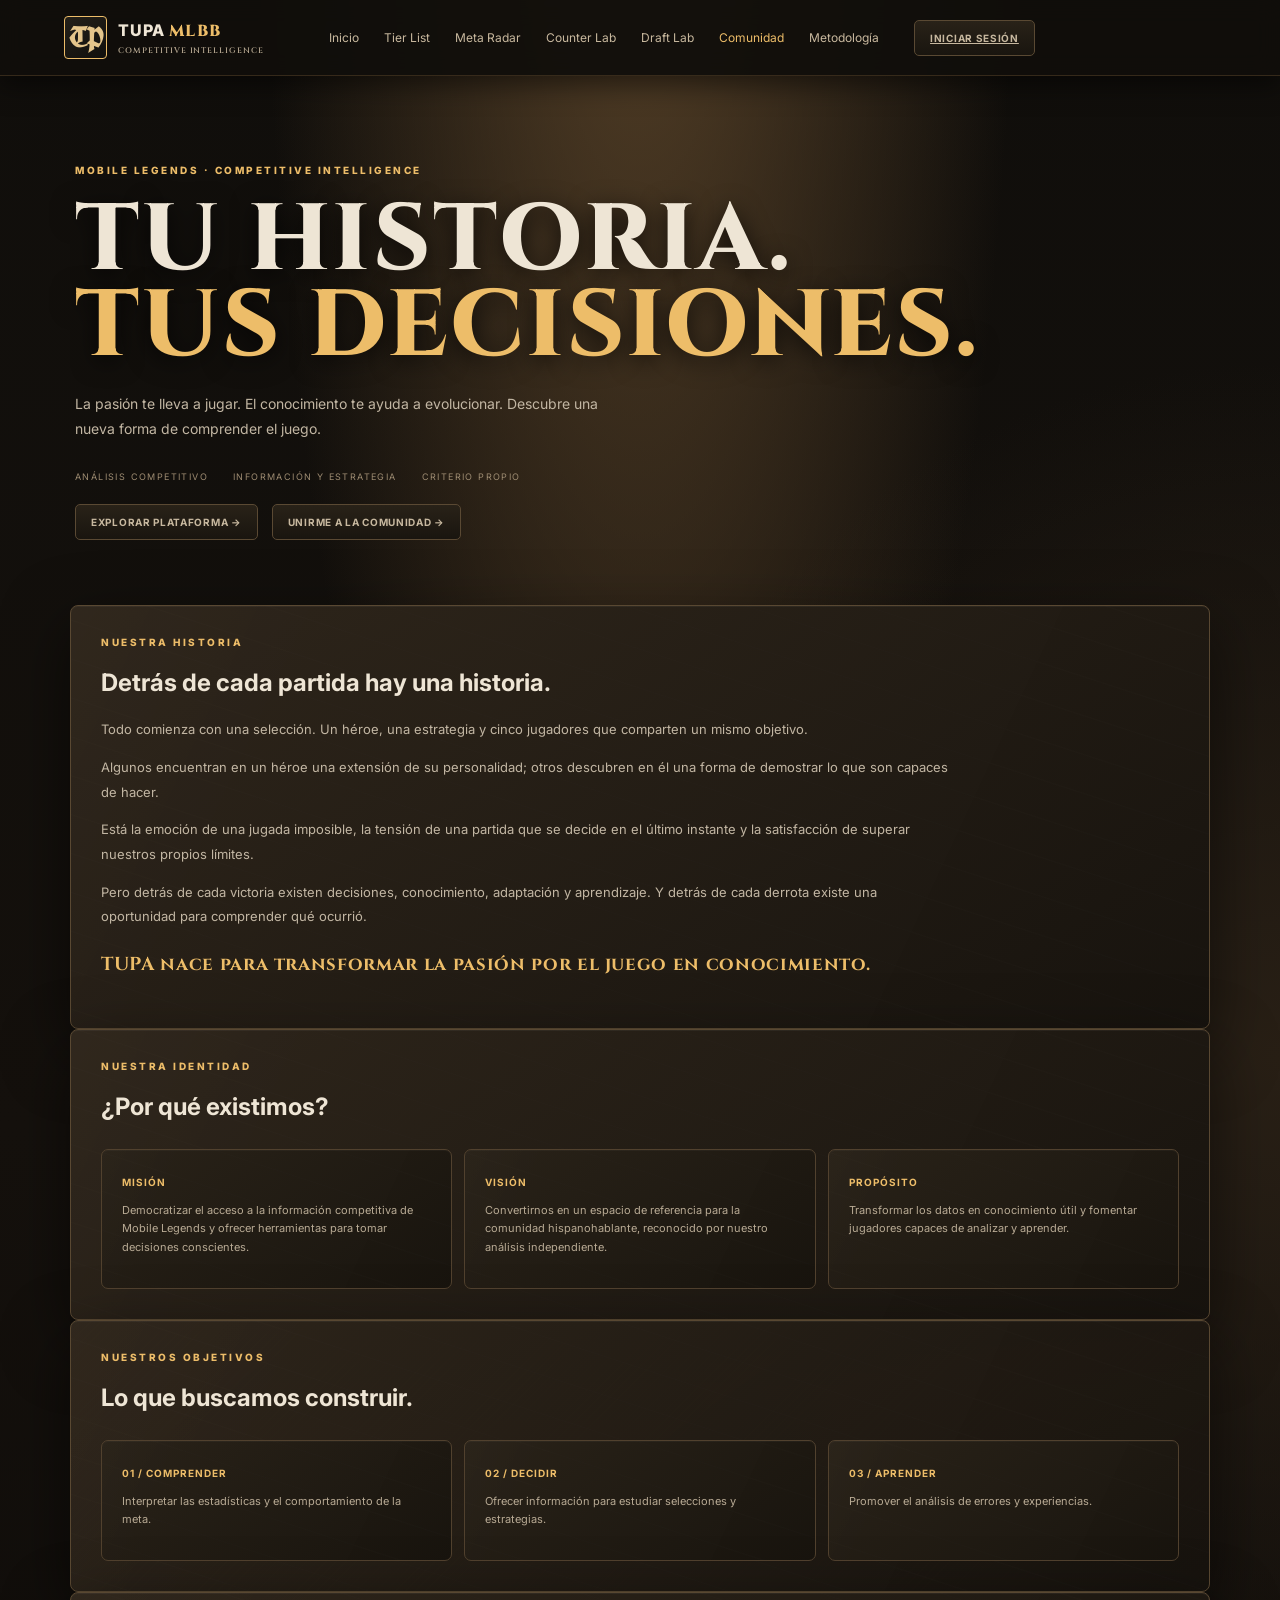
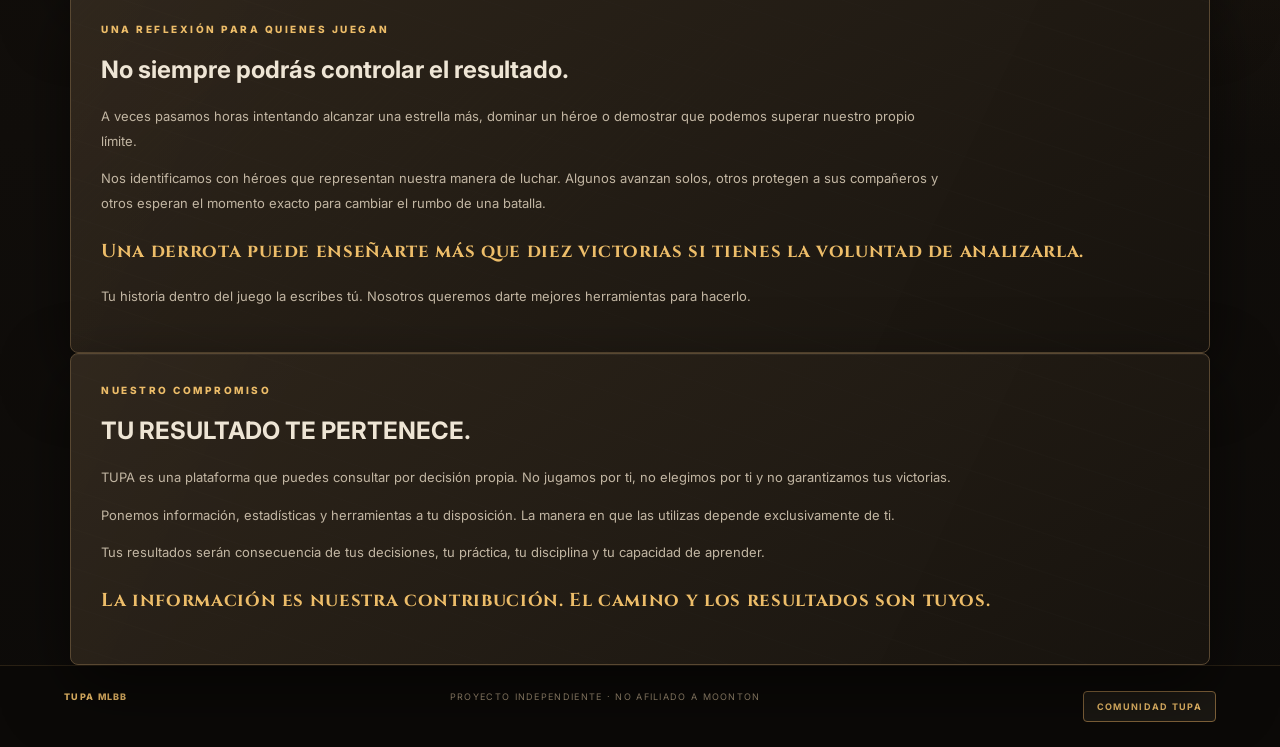
<file: index.html>
<!doctype html>
<html lang="es">
<head>
  <meta charset="utf-8">
  <meta name="viewport" content="width=device-width,initial-scale=1">
  <meta name="description" content="TUPA MLBB: inteligencia competitiva para Mobile Legends.">
  <title>TUPA MLBB — Inicio</title>
  <link rel="stylesheet" href="styles.css">
</head>
<body>

<header class="topbar">
  <a class="brand" href="index.html">
    <span class="brand-mark">TP</span>
    <span>TUPA <b>MLBB</b><small>COMPETITIVE INTELLIGENCE</small></span>
  </a>

  <nav>
    <a href="index.html">Inicio</a>
    <a href="tierlist.html">Tier List</a>
    <a href="metaradar.html">Meta Radar</a>
    <a href="counterlab.html">Counter Lab</a>
    <a href="draftlab.html">Draft Lab</a>
    <a href="community.html">Comunidad</a>
    <a href="metodologia.html">Metodología</a>
  </nav>

  <a class="lane-btn" href="login.html">INICIAR SESIÓN</a>
</header>

<main>

  <section class="hero">
    <div class="eyebrow">MOBILE LEGENDS · COMPETITIVE INTELLIGENCE</div>

    <h1>TU HISTORIA.<br><em>TUS DECISIONES.</em></h1>

    <p>
      La pasión te lleva a jugar. El conocimiento te ayuda a evolucionar.
      Descubre una nueva forma de comprender el juego.
    </p>

    <div class="hero-meta">
      <span>ANÁLISIS COMPETITIVO</span>
      <span>INFORMACIÓN Y ESTRATEGIA</span>
      <span>CRITERIO PROPIO</span>
    </div>

    <a class="lane-btn" href="tierlist.html">
      EXPLORAR PLATAFORMA →
    </a>

    <a class="lane-btn" href="community.html">
      UNIRME A LA COMUNIDAD →
    </a>
  </section>

  <section class="panel">
    <div class="eyebrow">NUESTRA HISTORIA</div>
    <h2>Detrás de cada partida hay una historia.</h2>

    <p>
      Todo comienza con una selección. Un héroe, una estrategia y cinco
      jugadores que comparten un mismo objetivo.
    </p>

    <p>
      Algunos encuentran en un héroe una extensión de su personalidad;
      otros descubren en él una forma de demostrar lo que son capaces
      de hacer.
    </p>

    <p>
      Está la emoción de una jugada imposible, la tensión de una partida
      que se decide en el último instante y la satisfacción de superar
      nuestros propios límites.
    </p>

    <p>
      Pero detrás de cada victoria existen decisiones, conocimiento,
      adaptación y aprendizaje. Y detrás de cada derrota existe una
      oportunidad para comprender qué ocurrió.
    </p>

    <h3>TUPA nace para transformar la pasión por el juego en conocimiento.</h3>
  </section>

  <section class="panel">
    <div class="eyebrow">NUESTRA IDENTIDAD</div>
    <h2>¿Por qué existimos?</h2>

    <div class="method-grid">
      <article>
        <b>MISIÓN</b>
        <p>
          Democratizar el acceso a la información competitiva de
          Mobile Legends y ofrecer herramientas para tomar decisiones
          conscientes.
        </p>
      </article>

      <article>
        <b>VISIÓN</b>
        <p>
          Convertirnos en un espacio de referencia para la comunidad
          hispanohablante, reconocido por nuestro análisis independiente.
        </p>
      </article>

      <article>
        <b>PROPÓSITO</b>
        <p>
          Transformar los datos en conocimiento útil y fomentar
          jugadores capaces de analizar y aprender.
        </p>
      </article>
    </div>
  </section>

  <section class="panel">
    <div class="eyebrow">NUESTROS OBJETIVOS</div>
    <h2>Lo que buscamos construir.</h2>

    <div class="method-grid">
      <article>
        <b>01 / COMPRENDER</b>
        <p>Interpretar las estadísticas y el comportamiento de la meta.</p>
      </article>

      <article>
        <b>02 / DECIDIR</b>
        <p>Ofrecer información para estudiar selecciones y estrategias.</p>
      </article>

      <article>
        <b>03 / APRENDER</b>
        <p>Promover el análisis de errores y experiencias.</p>
      </article>
    </div>
  </section>

  <section class="panel">
    <div class="eyebrow">UNA REFLEXIÓN PARA QUIENES JUEGAN</div>
    <h2>No siempre podrás controlar el resultado.</h2>

    <p>
      A veces pasamos horas intentando alcanzar una estrella más,
      dominar un héroe o demostrar que podemos superar nuestro
      propio límite.
    </p>

    <p>
      Nos identificamos con héroes que representan nuestra manera
      de luchar. Algunos avanzan solos, otros protegen a sus
      compañeros y otros esperan el momento exacto para cambiar
      el rumbo de una batalla.
    </p>

    <h3>
      Una derrota puede enseñarte más que diez victorias si tienes
      la voluntad de analizarla.
    </h3>

    <p>
      Tu historia dentro del juego la escribes tú. Nosotros queremos
      darte mejores herramientas para hacerlo.
    </p>
  </section>

  <section class="panel">
    <div class="eyebrow">NUESTRO COMPROMISO</div>
    <h2>TU RESULTADO TE PERTENECE.</h2>

    <p>
      TUPA es una plataforma que puedes consultar por decisión propia.
      No jugamos por ti, no elegimos por ti y no garantizamos tus victorias.
    </p>

    <p>
      Ponemos información, estadísticas y herramientas a tu disposición.
      La manera en que las utilizas depende exclusivamente de ti.
    </p>

    <p>
      Tus resultados serán consecuencia de tus decisiones, tu práctica,
      tu disciplina y tu capacidad de aprender.
    </p>

    <h3>
      La información es nuestra contribución. El camino y los resultados
      son tuyos.
    </h3>
  </section>

</main>

<footer>
  <span>TUPA MLBB</span>
  <span>PROYECTO INDEPENDIENTE · NO AFILIADO A MOONTON</span>
  <a href="community.html">COMUNIDAD TUPA</a>
</footer>

</body>
</html>
</file>
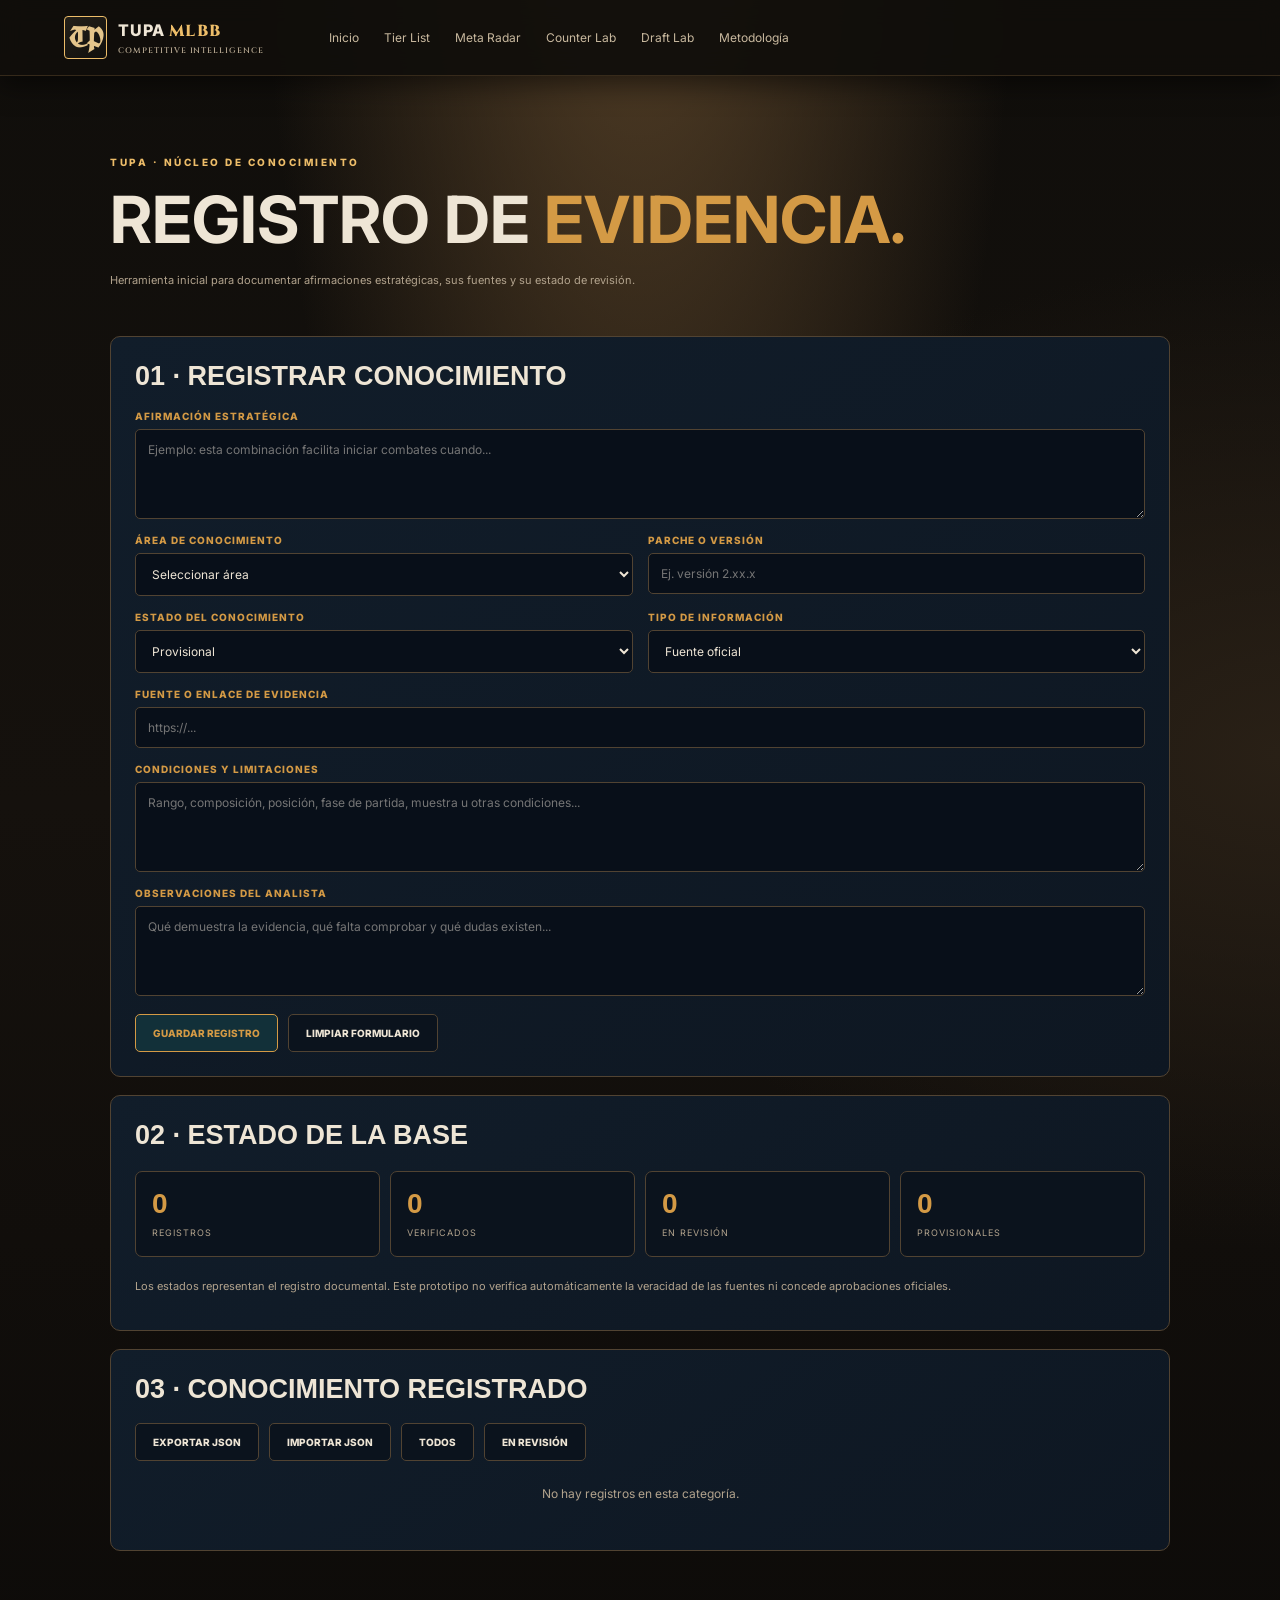
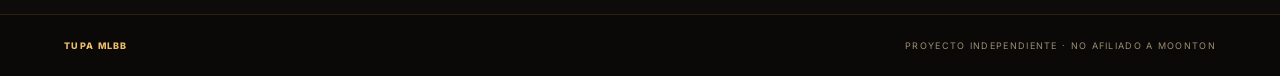
<file: conocimiento.html>
<!DOCTYPE html>
<html lang="es">
<head>
<meta charset="UTF-8">
<meta name="viewport" content="width=device-width, initial-scale=1.0">
<title>TUPA — Registro de conocimiento</title>
<link rel="stylesheet" href="styles.css">
<style>
.knowledge-page{max-width:1100px;margin:auto;padding:45px 20px}
.k-hero{padding:35px 0}
.k-hero h1{font-size:clamp(38px,6vw,65px);margin:12px 0}
.k-hero h1 em{color:var(--cyan);font-style:normal}
.k-panel{background:linear-gradient(145deg,#111d2a,#0e1722);border:1px solid var(--line);border-radius:10px;padding:24px;margin-bottom:18px}
.k-panel h2{font:700 27px 'Barlow Condensed',sans-serif;text-transform:uppercase;margin:0 0 18px}
.k-form{display:grid;grid-template-columns:1fr 1fr;gap:15px}
.k-field{display:flex;flex-direction:column;gap:7px}
.k-field.full{grid-column:1/-1}
.k-field label{font-size:10px;color:var(--cyan);font-weight:800;letter-spacing:1px}
.k-field input,.k-field select,.k-field textarea{
width:100%;background:#080f19;color:var(--text);
border:1px solid var(--line);border-radius:5px;padding:12px;
font:12px Inter,Arial,sans-serif;outline:none
}
.k-field textarea{min-height:90px;resize:vertical}
.k-field input:focus,.k-field select:focus,.k-field textarea:focus{border-color:var(--cyan)}
.k-actions{display:flex;gap:10px;flex-wrap:wrap;margin-top:18px}
.k-btn{padding:12px 17px;border:1px solid var(--cyan);border-radius:5px;background:#123039;color:var(--cyan);font-weight:800;font-size:10px;cursor:pointer}
.k-btn.secondary{border-color:var(--line);background:#0b131d;color:var(--text)}
.k-stats{display:grid;grid-template-columns:repeat(4,1fr);gap:10px;margin:20px 0}
.k-stat{padding:16px;background:#0b131d;border:1px solid var(--line);border-radius:7px}
.k-stat strong{display:block;font:700 28px 'Barlow Condensed',sans-serif;color:var(--cyan)}
.k-stat span{font-size:9px;color:var(--muted);letter-spacing:1px}
.k-record{padding:18px 0;border-bottom:1px solid var(--line)}
.k-record:last-child{border:0}
.k-record h3{margin:8px 0;color:var(--text);font-size:15px}
.k-record p{font-size:12px;color:var(--muted);line-height:1.7}
.k-tag{display:inline-block;padding:5px 8px;border:1px solid var(--line);border-radius:4px;color:var(--gold);font-size:9px;margin:3px 4px 3px 0}
.k-empty{padding:25px;text-align:center;color:var(--muted);font-size:12px}
.k-danger{border-color:#a64b4b;color:#ff9999;background:#281719}
.k-record-actions{display:flex;gap:8px;flex-wrap:wrap;margin-top:10px}
.k-record-actions button{font-size:9px;padding:7px 10px}
.k-disclaimer{font-size:11px;color:var(--muted);line-height:1.7}
@media(max-width:650px){
 .k-form{grid-template-columns:1fr}
 .k-field.full{grid-column:auto}
 .k-stats{grid-template-columns:repeat(2,1fr)}
 .k-panel{padding:17px}
}
</style>
</head>
<body>

<header class="topbar">
<a class="brand" href="index.html">
<span class="brand-mark">TP</span>
<span>TUPA <b>MLBB</b><small>COMPETITIVE INTELLIGENCE</small></span>
</a>
<nav>
<a href="index.html">Inicio</a>
<a href="tierlist.html">Tier List</a>
<a href="metaradar.html">Meta Radar</a>
<a href="counterlab.html">Counter Lab</a>
<a href="draftlab.html">Draft Lab</a>
<a href="metodologia.html">Metodología</a>
</nav>
</header>

<main class="knowledge-page">
<section class="k-hero">
<div class="eyebrow">TUPA · NÚCLEO DE CONOCIMIENTO</div>
<h1>REGISTRO DE <em>EVIDENCIA.</em></h1>
<p class="k-disclaimer">Herramienta inicial para documentar afirmaciones estratégicas, sus fuentes y su estado de revisión.</p>
</section>

<section class="k-panel">
<h2>01 · Registrar conocimiento</h2>
<form id="knowledgeForm">
<div class="k-form">
<div class="k-field full">
<label for="claim">AFIRMACIÓN ESTRATÉGICA</label>
<textarea id="claim" required maxlength="1000" placeholder="Ejemplo: esta combinación facilita iniciar combates cuando..."></textarea>
</div>

<div class="k-field">
<label for="category">ÁREA DE CONOCIMIENTO</label>
<select id="category" required>
<option value="">Seleccionar área</option>
<option>Héroes</option>
<option>Sinergias</option>
<option>Contadores</option>
<option>Draft</option>
<option>Objetos</option>
<option>Emblemas</option>
<option>Hechizos</option>
<option>Rotaciones</option>
<option>Objetivos</option>
<option>Estrategia de partida</option>
</select>
</div>

<div class="k-field">
<label for="patch">PARCHE O VERSIÓN</label>
<input id="patch" maxlength="60" placeholder="Ej. versión 2.xx.x">
</div>

<div class="k-field">
<label for="status">ESTADO DEL CONOCIMIENTO</label>
<select id="status" required>
<option value="provisional">Provisional</option>
<option value="partial">Parcial</option>
<option value="review">En revisión</option>
<option value="conditional">Condicionado</option>
<option value="verified">Verificado</option>
<option value="contradictory">Contradictorio</option>
<option value="pending">Pendiente</option>
</select>
</div>

<div class="k-field">
<label for="origin">TIPO DE INFORMACIÓN</label>
<select id="origin" required>
<option>Fuente oficial</option>
<option>Fuente especializada</option>
<option>Observación de partida</option>
<option>Estadística</option>
<option>Hipótesis</option>
<option>Experiencia de jugador</option>
</select>
</div>

<div class="k-field full">
<label for="source">FUENTE O ENLACE DE EVIDENCIA</label>
<input id="source" type="url" placeholder="https://...">
</div>

<div class="k-field full">
<label for="conditions">CONDICIONES Y LIMITACIONES</label>
<textarea id="conditions" maxlength="1000" placeholder="Rango, composición, posición, fase de partida, muestra u otras condiciones..."></textarea>
</div>

<div class="k-field full">
<label for="notes">OBSERVACIONES DEL ANALISTA</label>
<textarea id="notes" maxlength="1000" placeholder="Qué demuestra la evidencia, qué falta comprobar y qué dudas existen..."></textarea>
</div>
</div>

<div class="k-actions">
<button class="k-btn" type="submit">GUARDAR REGISTRO</button>
<button class="k-btn secondary" type="reset">LIMPIAR FORMULARIO</button>
</div>
</form>
</section>

<section class="k-panel">
<h2>02 · Estado de la base</h2>
<div class="k-stats">
<div class="k-stat"><strong id="totalCount">0</strong><span>REGISTROS</span></div>
<div class="k-stat"><strong id="verifiedCount">0</strong><span>VERIFICADOS</span></div>
<div class="k-stat"><strong id="reviewCount">0</strong><span>EN REVISIÓN</span></div>
<div class="k-stat"><strong id="provisionalCount">0</strong><span>PROVISIONALES</span></div>
</div>
<p class="k-disclaimer">Los estados representan el registro documental. Este prototipo no verifica automáticamente la veracidad de las fuentes ni concede aprobaciones oficiales.</p>
</section>

<section class="k-panel">
<h2>03 · Conocimiento registrado</h2>
<div class="k-actions">
<button class="k-btn secondary" id="exportBtn" type="button">EXPORTAR JSON</button>
<button class="k-btn secondary" id="importBtn" type="button">IMPORTAR JSON</button>
<input id="importFile" type="file" accept=".json,application/json" hidden>
<button class="k-btn secondary" id="filterAll" type="button">TODOS</button>
<button class="k-btn secondary" id="filterReview" type="button">EN REVISIÓN</button>
</div>
<div id="recordsList" aria-live="polite">
<div class="k-empty">Todavía no hay registros.</div>
</div>
</section>
</main>

<footer>
<span>TUPA MLBB</span>
<span>PROYECTO INDEPENDIENTE · NO AFILIADO A MOONTON</span>
</footer>

<script>
(() => {
"use strict";

const STORAGE_KEY = "tupa_knowledge_v1";
const form = document.getElementById("knowledgeForm");
const list = document.getElementById("recordsList");
const labels = {
 provisional:"Provisional",
 partial:"Parcial",
 review:"En revisión",
 conditional:"Condicionado",
 verified:"Verificado",
 contradictory:"Contradictorio",
 pending:"Pendiente"
};

let records = loadRecords();
let currentFilter = "all";

function loadRecords(){
 try {
  const saved = JSON.parse(localStorage.getItem(STORAGE_KEY) || "[]");
  return Array.isArray(saved) ? saved : [];
 } catch(error) {
  return [];
 }
}

function saveRecords(){
 localStorage.setItem(STORAGE_KEY, JSON.stringify(records));
}

function escapeHTML(value){
 return String(value ?? "").replace(/[&<>"']/g, char => ({
  "&":"&amp;","<":"&lt;",">":"&gt;",'"':"&quot;","'":"&#039;"
 })[char]);
}

function updateStats(){
 document.getElementById("totalCount").textContent = records.length;
 document.getElementById("verifiedCount").textContent =
  records.filter(r => r.status === "verified").length;
 document.getElementById("reviewCount").textContent =
  records.filter(r => r.status === "review").length;
 document.getElementById("provisionalCount").textContent =
  records.filter(r => r.status === "provisional").length;
}

function renderRecords(){
 updateStats();
 const visible = records.filter(r =>
  currentFilter === "all" || r.status === "review"
 );

 if(!visible.length){
  list.innerHTML = '<div class="k-empty">No hay registros en esta categoría.</div>';
  return;
 }

 list.innerHTML = visible.map(record => `
  <article class="k-record">
   <span class="k-tag">${escapeHTML(record.category)}</span>
   <span class="k-tag">${escapeHTML(labels[record.status] || record.status)}</span>
   <span class="k-tag">${escapeHTML(record.patch || "Parche no indicado")}</span>
   <h3>${escapeHTML(record.claim)}</h3>
   <p><b>Origen:</b> ${escapeHTML(record.origin)}</p>
   <p><b>Fuente:</b> ${
    record.source
    ? `<a href="${escapeHTML(record.source)}" target="_blank" rel="noopener noreferrer">Consultar evidencia</a>`
    : "No registrada"
   }</p>
   <p><b>Condiciones:</b> ${escapeHTML(record.conditions || "No especificadas")}</p>
   <p><b>Observaciones:</b> ${escapeHTML(record.notes || "Sin observaciones")}</p>
   <p><b>Creado:</b> ${escapeHTML(record.createdAt)}</p>
   <div class="k-record-actions">
    <button class="k-btn secondary" data-action="review" data-id="${record.id}">ENVIAR A REVISIÓN</button>
    <button class="k-btn secondary k-danger" data-action="delete" data-id="${record.id}">ELIMINAR</button>
   </div>
  </article>
 `).join("");
}

form.addEventListener("submit", event => {
 event.preventDefault();

 const record = {
  id: crypto.randomUUID ? crypto.randomUUID() : String(Date.now()),
  claim:document.getElementById("claim").value.trim(),
  category:document.getElementById("category").value,
  patch:document.getElementById("patch").value.trim(),
  status:document.getElementById("status").value,
  origin:document.getElementById("origin").value,
  source:document.getElementById("source").value.trim(),
  conditions:document.getElementById("conditions").value.trim(),
  notes:document.getElementById("notes").value.trim(),
  createdAt:new Date().toLocaleString("es-CO")
 };

 if(!record.claim || !record.category) return;

 records.unshift(record);
 saveRecords();
 form.reset();
 currentFilter = "all";
 renderRecords();
 alert("Registro guardado en este navegador.");
});

list.addEventListener("click", event => {
 const button = event.target.closest("button[data-action]");
 if(!button) return;

 const id = button.dataset.id;
 const record = records.find(item => item.id === id);
 if(!record) return;

 if(button.dataset.action === "review"){
  record.status = "review";
  saveRecords();
  renderRecords();
 }

 if(button.dataset.action === "delete"){
  if(!confirm("¿Eliminar este registro de este navegador?")) return;
  records = records.filter(item => item.id !== id);
  saveRecords();
  renderRecords();
 }
});

document.getElementById("filterAll").addEventListener("click", () => {
 currentFilter = "all";
 renderRecords();
});

document.getElementById("filterReview").addEventListener("click", () => {
 currentFilter = "review";
 renderRecords();
});

document.getElementById("exportBtn").addEventListener("click", () => {
 const blob = new Blob([JSON.stringify(records,null,2)], {type:"application/json"});
 const url = URL.createObjectURL(blob);
 const link = document.createElement("a");
 link.href = url;
 link.download = "tupa-conocimiento.json";
 link.click();
 URL.revokeObjectURL(url);
});

document.getElementById("importBtn").addEventListener("click", () => {
 document.getElementById("importFile").click();
});

document.getElementById("importFile").addEventListener("change", async event => {
 const file = event.target.files[0];
 if(!file) return;

 try {
  const imported = JSON.parse(await file.text());
  if(!Array.isArray(imported)) throw new Error("Formato inválido");

  const valid = imported.filter(item =>
   item && typeof item.claim === "string" &&
   typeof item.category === "string" &&
   typeof item.id === "string"
  );

  if(!confirm(`Se encontraron ${valid.length} registros válidos. ¿Importarlos?`)) return;

  const ids = new Set(records.map(item => item.id));
  const unique = valid.filter(item => !ids.has(item.id));
  records = [...unique, ...records];
  saveRecords();
  renderRecords();
  alert(`Importación completada: ${unique.length} registros nuevos.`);
 } catch(error) {
  alert("No se pudo importar. Comprueba que sea un JSON exportado por TUPA.");
 } finally {
  event.target.value = "";
 }
});

renderRecords();
})();
</script>
</body>
</html>
</file>
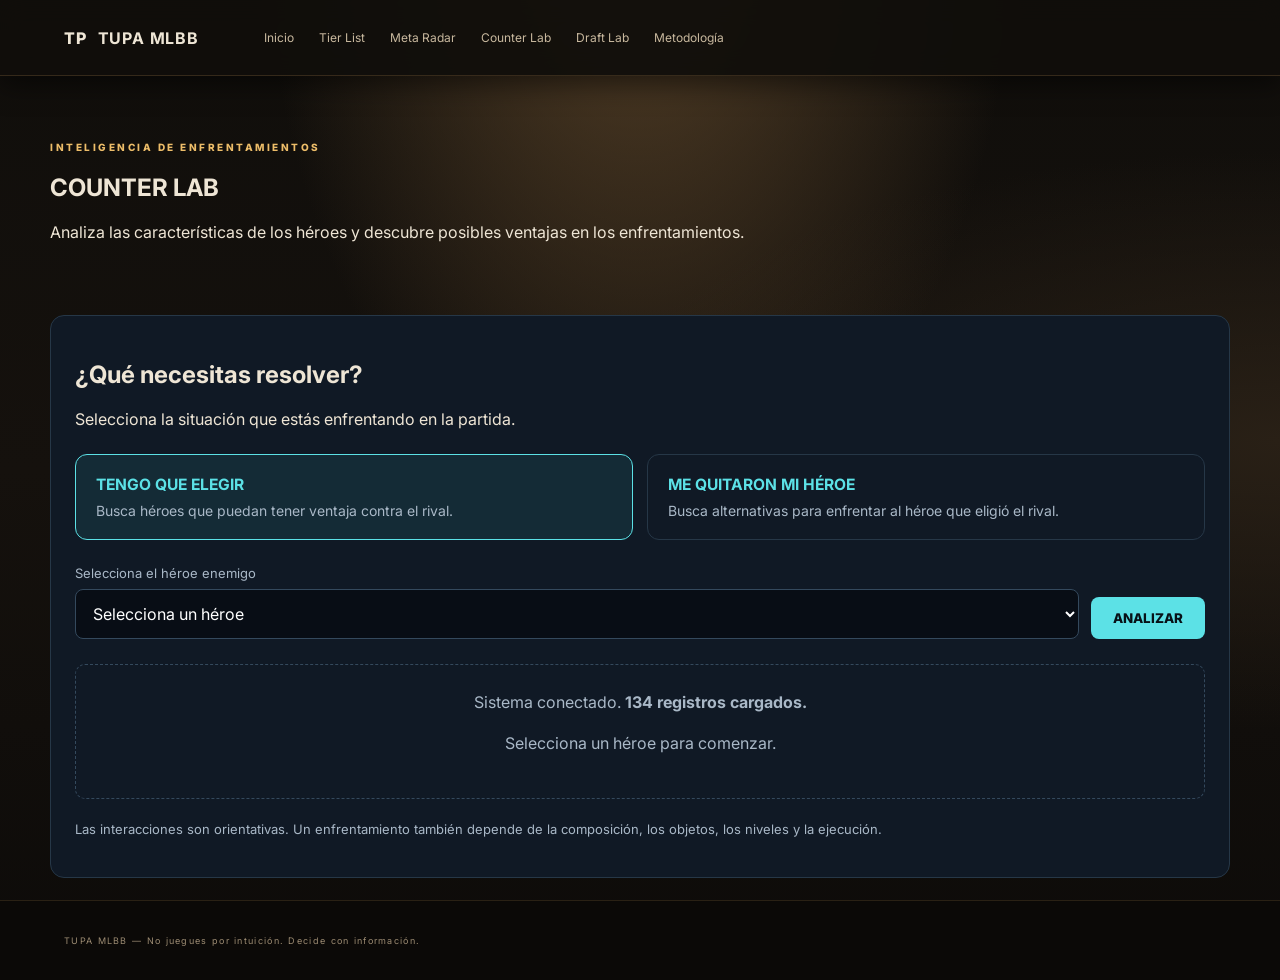
<file: counterlab.html>
<!DOCTYPE html>
<html lang="es">
<head>
  <meta charset="UTF-8">
  <meta name="viewport" content="width=device-width, initial-scale=1.0">
  <title>Counter Lab | TUPA MLBB</title>
  <link rel="stylesheet" href="styles.css">

  <style>
    .counter-hero { padding: 55px 0 35px; }

    .counter-panel {
      background: #101925;
      border: 1px solid #263747;
      border-radius: 14px;
      padding: 24px;
      margin: 22px 0;
    }

    .counter-modes {
      display: grid;
      grid-template-columns: repeat(2, minmax(0, 1fr));
      gap: 14px;
      margin: 25px 0;
    }

    .counter-mode {
      background: #101925;
      color: #eaf4fa;
      border: 1px solid #263747;
      border-radius: 12px;
      padding: 20px;
      text-align: left;
      cursor: pointer;
    }

    .counter-mode.active {
      border-color: #5ce1e6;
      background: #142b36;
    }

    .counter-mode h3 { margin: 0 0 8px; color: #5ce1e6; }
    .counter-mode p { margin: 0; color: #a9b8c7; font-size: 14px; }

    .counter-form {
      display: grid;
      grid-template-columns: 1fr auto;
      gap: 12px;
      align-items: end;
    }

    .counter-form label {
      display: block;
      color: #a9b8c7;
      margin-bottom: 8px;
      font-size: 13px;
    }

    .counter-form select {
      width: 100%;
      padding: 13px;
      border-radius: 8px;
      border: 1px solid #34495d;
      background: #080d15;
      color: #fff;
      font: inherit;
    }

    .counter-button {
      padding: 13px 22px;
      border: 0;
      border-radius: 8px;
      background: #5ce1e6;
      color: #071117;
      font-weight: 800;
      cursor: pointer;
    }

    .counter-results { margin-top: 25px; }

    .counter-empty {
      padding: 25px;
      border: 1px dashed #34495d;
      border-radius: 10px;
      color: #a9b8c7;
      text-align: center;
      line-height: 1.6;
    }

    .counter-section {
      margin-top: 28px;
    }

    .counter-section h3 {
      color: #5ce1e6;
      margin-bottom: 12px;
    }

    .counter-section-description {
      color: #a9b8c7;
      font-size: 13px;
      margin-bottom: 15px;
    }

    .counter-hero-card {
      display: flex;
      align-items: center;
      gap: 15px;
      padding: 14px;
      background: #0b131e;
      border: 1px solid #263747;
      border-radius: 10px;
      margin-top: 12px;
      text-align: left;
    }

    .counter-hero-card img {
      width: 64px;
      height: 64px;
      object-fit: contain;
    }

    .counter-hero-card h3 { margin: 0 0 5px; }
    .counter-hero-card p {
      color: #a9b8c7;
      margin: 0;
      font-size: 13px;
    }

    .counter-rule {
      margin-top: 10px;
      padding: 12px;
      background: #14202d;
      border-radius: 8px;
      text-align: left;
    }

    .counter-rule strong { color: #5ce1e6; }

    .counter-rule p {
      color: #a9b8c7;
      font-size: 13px;
      line-height: 1.5;
      margin: 6px 0 0;
    }

    .counter-note {
      color: #a9b8c7;
      font-size: 13px;
      line-height: 1.6;
      margin-top: 20px;
    }

    .counter-tags {
      color: #5ce1e6 !important;
      font-size: 12px !important;
      margin-top: 5px !important;
    }

    @media (max-width: 650px) {
      .counter-modes,
      .counter-form {
        grid-template-columns: 1fr;
      }
    }
  </style>
</head>

<body>

<header class="topbar">
  <a class="brand" href="index.html">
    <span>TP</span>
    <strong>TUPA MLBB</strong>
  </a>

  <nav>
    <a href="index.html">Inicio</a>
    <a href="tierlist.html">Tier List</a>
    <a href="metaradar.html">Meta Radar</a>
    <a href="counterlab.html">Counter Lab</a>
    <a href="draftlab.html">Draft Lab</a>
    <a href="metodologia.html">Metodología</a>
  </nav>
</header>

<main class="container">

  <section class="counter-hero">
    <p class="eyebrow">INTELIGENCIA DE ENFRENTAMIENTOS</p>
    <h1>COUNTER LAB</h1>
    <p>
      Analiza las características de los héroes y descubre
      posibles ventajas en los enfrentamientos.
    </p>
  </section>

  <section class="counter-panel">
    <h2>¿Qué necesitas resolver?</h2>
    <p>Selecciona la situación que estás enfrentando en la partida.</p>

    <div class="counter-modes">
      <button class="counter-mode active" id="modeAdvantage" type="button">
        <h3>TENGO QUE ELEGIR</h3>
        <p>Busca héroes que puedan tener ventaja contra el rival.</p>
      </button>

      <button class="counter-mode" id="modeCounter" type="button">
        <h3>ME QUITARON MI HÉROE</h3>
        <p>Busca alternativas para enfrentar al héroe que eligió el rival.</p>
      </button>
    </div>

    <div class="counter-form">
      <div>
        <label for="heroSelect" id="selectorLabel">
          Selecciona el héroe enemigo
        </label>
        <select id="heroSelect">
          <option value="">Cargando héroes...</option>
        </select>
      </div>

      <button class="counter-button" id="searchButton" type="button">
        ANALIZAR
      </button>
    </div>

    <div class="counter-results" id="counterResults">
      <div class="counter-empty">
        Cargando información del sistema...
      </div>
    </div>

    <p class="counter-note">
      Las interacciones son orientativas. Un enfrentamiento también
      depende de la composición, los objetos, los niveles y la ejecución.
    </p>
  </section>

</main>

<footer class="footer">
  <p>TUPA MLBB — No juegues por intuición. Decide con información.</p>
</footer>

<script src="data.js"></script>
<script src="app.js"></script>

<script>
  const heroSelect = document.getElementById('heroSelect');
  const results = document.getElementById('counterResults');
  const selectorLabel = document.getElementById('selectorLabel');

  const modeAdvantage = document.getElementById('modeAdvantage');
  const modeCounter = document.getElementById('modeCounter');

  let currentMode = 'advantage';
  let rankingsHeroes = [];
  let taggedHeroes = [];
  let counterRules = [];

  function escapeHTML(value) {
    return String(value ?? '').replace(/[&<>"']/g, char => ({
      '&': '&amp;',
      '<': '&lt;',
      '>': '&gt;',
      '"': '&quot;',
      "'": '&#39;'
    })[char]);
  }

  function normalizeTag(tag) {
    return String(tag ?? '').trim().toLowerCase();
  }

  function setMode(mode) {
    currentMode = mode;

    modeAdvantage.classList.toggle('active', mode === 'advantage');
    modeCounter.classList.toggle('active', mode === 'counter');

    selectorLabel.textContent = mode === 'advantage'
      ? 'Selecciona el héroe enemigo'
      : 'Selecciona el héroe que te quitaron';

    results.innerHTML = `
      <div class="counter-empty">
        Selecciona un héroe y pulsa ANALIZAR.
      </div>
    `;
  }

  modeAdvantage.addEventListener('click', () => setMode('advantage'));
  modeCounter.addEventListener('click', () => setMode('counter'));

  async function loadData() {
    try {
      const [rankingsResponse, tagsResponse, rulesResponse] =
        await Promise.all([
          fetch('rankings.json'),
          fetch('hero-tags.json'),
          fetch('counters.json')
        ]);

      if (!rankingsResponse.ok ||
          !tagsResponse.ok ||
          !rulesResponse.ok) {
        throw new Error('No se pudieron cargar los archivos.');
      }

      const rankingsData = await rankingsResponse.json();
      const tagsData = await tagsResponse.json();
      const rulesData = await rulesResponse.json();

      rankingsHeroes = rankingsData.data?.heroes || [];

      taggedHeroes = Array.isArray(tagsData.data)
        ? tagsData.data
        : Array.isArray(tagsData.heroes)
          ? tagsData.heroes
          : [];

      counterRules = Array.isArray(rulesData.rules)
        ? rulesData.rules
        : [];

      rankingsHeroes.sort((a, b) =>
        a.name.localeCompare(b.name, 'es')
      );

      heroSelect.innerHTML =
        '<option value="">Selecciona un héroe</option>';

      rankingsHeroes.forEach(hero => {
        const option = document.createElement('option');
        option.value = hero.name;
        option.textContent = hero.name;
        heroSelect.appendChild(option);
      });

      if (!taggedHeroes.length) {
        results.innerHTML = `
          <div class="counter-empty">
            <strong>BASE DE HÉROES PENDIENTE</strong>
            <p>
              Todavía no hay características disponibles
              para analizar los enfrentamientos.
            </p>
          </div>
        `;
      } else {
        results.innerHTML = `
          <div class="counter-empty">
            Sistema conectado.
            <strong>${taggedHeroes.length} registros cargados.</strong>
            <p>Selecciona un héroe para comenzar.</p>
          </div>
        `;
      }

    } catch (error) {
      console.error('Error en Counter Lab:', error);

      heroSelect.innerHTML =
        '<option value="">Error al cargar héroes</option>';

      results.innerHTML = `
        <div class="counter-empty">
          No se pudieron cargar los datos.
          Comprueba que rankings.json, hero-tags.json
          y counters.json estén disponibles.
        </div>
      `;
    }
  }

  function getHeroTags(hero) {
    if (!hero) return [];

    const specialties = Array.isArray(hero.specialties)
      ? hero.specialties
      : [];

    const abilityTags = Array.isArray(hero.abilityTags)
      ? hero.abilityTags
      : [];

    return [...new Set(
      [...specialties, ...abilityTags].map(normalizeTag)
    )];
  }

  function findInteractions(candidate, target) {
    const candidateTags = getHeroTags(candidate);
    const targetTags = getHeroTags(target);

    const direct = [];
    const strategic = [];

    counterRules.forEach(rule => {
      const attackerTags = (rule.attacker_tags || [])
        .map(normalizeTag);

      const targetRequiredTags = (rule.target_tags || [])
        .map(normalizeTag);

      if (!attackerTags.length) return;

      const candidateMatches = attackerTags.some(tag =>
        candidateTags.includes(tag)
      );

      if (!candidateMatches) return;

      // Las reglas sin etiquetas de objetivo son estratégicas.
      if (targetRequiredTags.length === 0) {
        if (rule.interaction === 'strategic_advantage') {
          strategic.push(rule);
        }
        return;
      }

      const targetMatches = targetRequiredTags.some(tag =>
        targetTags.includes(tag)
      );

      if (targetMatches) {
        direct.push(rule);
      }
    });

    return { direct, strategic };
  }

  function renderHeroCard(hero, interactions, type) {
    const heroImage = window.HERO_IMAGES?.[hero.name];
    const tags = getHeroTags(hero);

    let html = `
      <div class="counter-hero-card">
        ${heroImage
          ? `<img src="${escapeHTML(heroImage)}"
                  alt="${escapeHTML(hero.name)}">`
          : ''}
        <div>
          <h3>${escapeHTML(hero.name)}</h3>
          <p>
            ${interactions.length}
            ${type === 'direct' ? 'interacción(es) directa(s)' : 'ventaja(s) estratégica(s)'}
          </p>
          <p class="counter-tags">
            ${tags.length
              ? escapeHTML(tags.join(' · '))
              : 'Sin etiquetas disponibles'}
          </p>
        </div>
      </div>
    `;

    interactions.forEach(rule => {
      html += `
        <div class="counter-rule">
          <strong>${escapeHTML(rule.name)}</strong>
          <p>${escapeHTML(rule.explanation)}</p>
          <p>
            Tipo de interacción:
            ${escapeHTML(rule.interaction)}
          </p>
          <p>
            Condiciones:
            ${escapeHTML((rule.conditions || []).join(' '))}
          </p>
        </div>
      `;
    });

    return html;
  }

  function analyzeHero() {
    const selectedName = heroSelect.value;

    if (!selectedName) {
      results.innerHTML = `
        <div class="counter-empty">
          Primero debes seleccionar un héroe.
        </div>
      `;
      return;
    }

    if (!taggedHeroes.length) {
      results.innerHTML = `
        <div class="counter-empty">
          <strong>CATÁLOGO PENDIENTE</strong>
          <p>No hay características disponibles para el análisis.</p>
        </div>
      `;
      return;
    }

    const target = taggedHeroes.find(hero =>
      hero.name === selectedName
    );

    if (!target) {
      results.innerHTML = `
        <div class="counter-empty">
          Todavía no tenemos las características de
          ${escapeHTML(selectedName)} en el catálogo.
        </div>
      `;
      return;
    }

    const candidates = taggedHeroes
      .filter(hero => hero.name !== selectedName)
      .map(hero => ({
        hero,
        interactions: findInteractions(hero, target)
      }));

    const directCandidates = candidates
      .filter(item => item.interactions.direct.length > 0)
      .sort((a, b) =>
        b.interactions.direct.length - a.interactions.direct.length
      );

    const strategicCandidates = candidates
      .filter(item => item.interactions.strategic.length > 0)
      .sort((a, b) =>
        b.interactions.strategic.length - a.interactions.strategic.length
      );

    const title = currentMode === 'advantage'
      ? 'ANÁLISIS DE VENTAJA'
      : 'ALTERNATIVAS DE ENFRENTAMIENTO';

    const imagePath = window.HERO_IMAGES?.[selectedName];

    let html = `
      <div class="counter-empty">
        <strong>${title}</strong>

        <div class="counter-hero-card">
          ${imagePath
            ? `<img src="${escapeHTML(imagePath)}"
                    alt="${escapeHTML(selectedName)}">`
            : ''}
          <div>
            <h3>${escapeHTML(selectedName)}</h3>
            <p>Héroe seleccionado como objetivo del análisis.</p>
          </div>
        </div>
      </div>
    `;

    // Sección de interacciones directas.
    html += `
      <section class="counter-section">
        <h3>ENFRENTAMIENTOS DIRECTOS</h3>
        <p class="counter-section-description">
          Coincidencias entre las características del candidato
          y las del héroe seleccionado.
        </p>
    `;

    if (!directCandidates.length) {
      html += `
        <div class="counter-empty">
          No encontramos interacciones directas
          con las etiquetas disponibles.
        </div>
      `;
    } else {
      directCandidates.forEach(item => {
        html += renderHeroCard(
          item.hero,
          item.interactions.direct,
          'direct'
        );
      });
    }

    html += `</section>`;

    // Sección de ventajas estratégicas.
    html += `
      <section class="counter-section">
        <h3>VENTAJAS ESTRATÉGICAS</h3>
        <p class="counter-section-description">
          Características que pueden generar ventajas en el mapa,
          independientemente de las etiquetas del rival.
        </p>
    `;

    if (!strategicCandidates.length) {
      html += `
        <div class="counter-empty">
          No encontramos ventajas estratégicas aplicables
          con las etiquetas disponibles.
        </div>
      `;
    } else {
      strategicCandidates.forEach(item => {
        html += renderHeroCard(
          item.hero,
          item.interactions.strategic,
          'strategic'
        );
      });
    }

    html += `</section>`;

    html += `
      <p class="counter-note">
        Las coincidencias se basan en etiquetas y reglas
        orientativas. No representan counters confirmados
        ni garantizan una ventaja en partida.
      </p>
    `;

    results.innerHTML = html;
  }

  document.getElementById('searchButton')
    .addEventListener('click', analyzeHero);

  loadData();
</script>

</body>
</html>
</file>
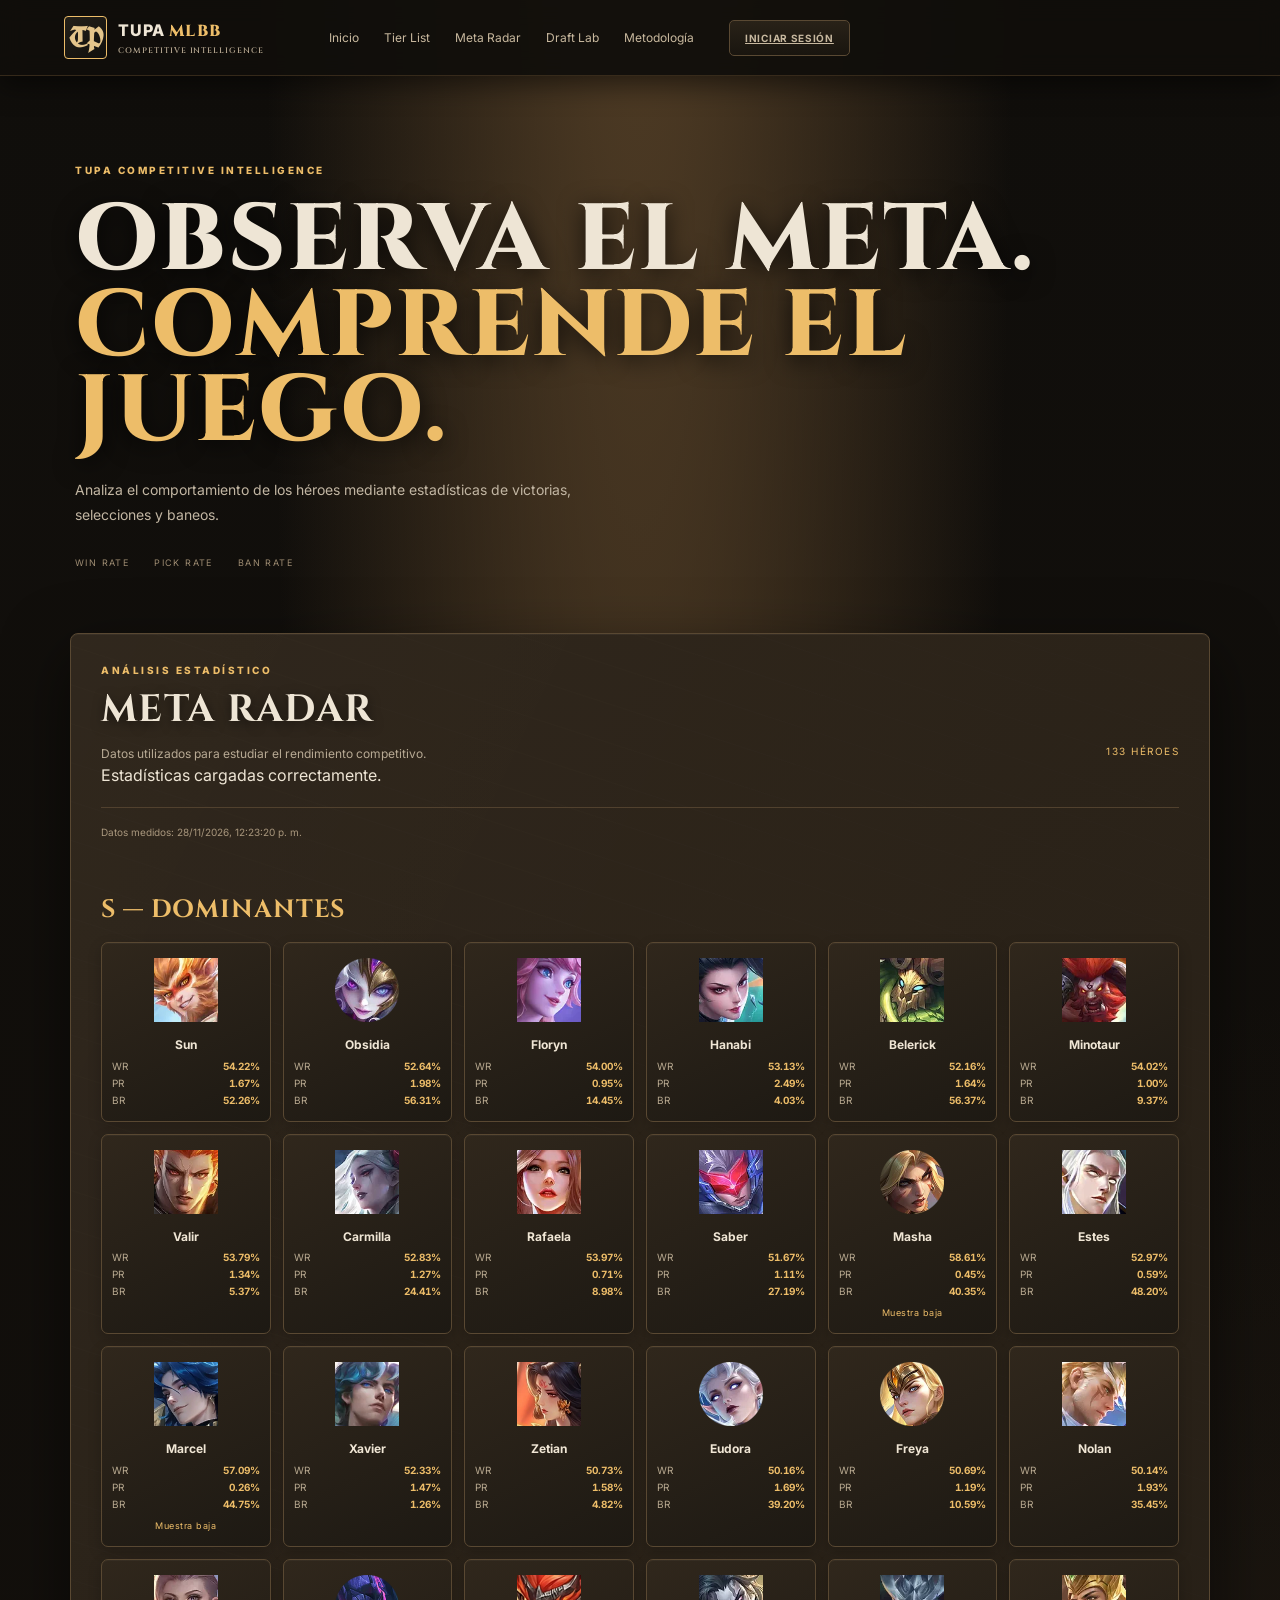
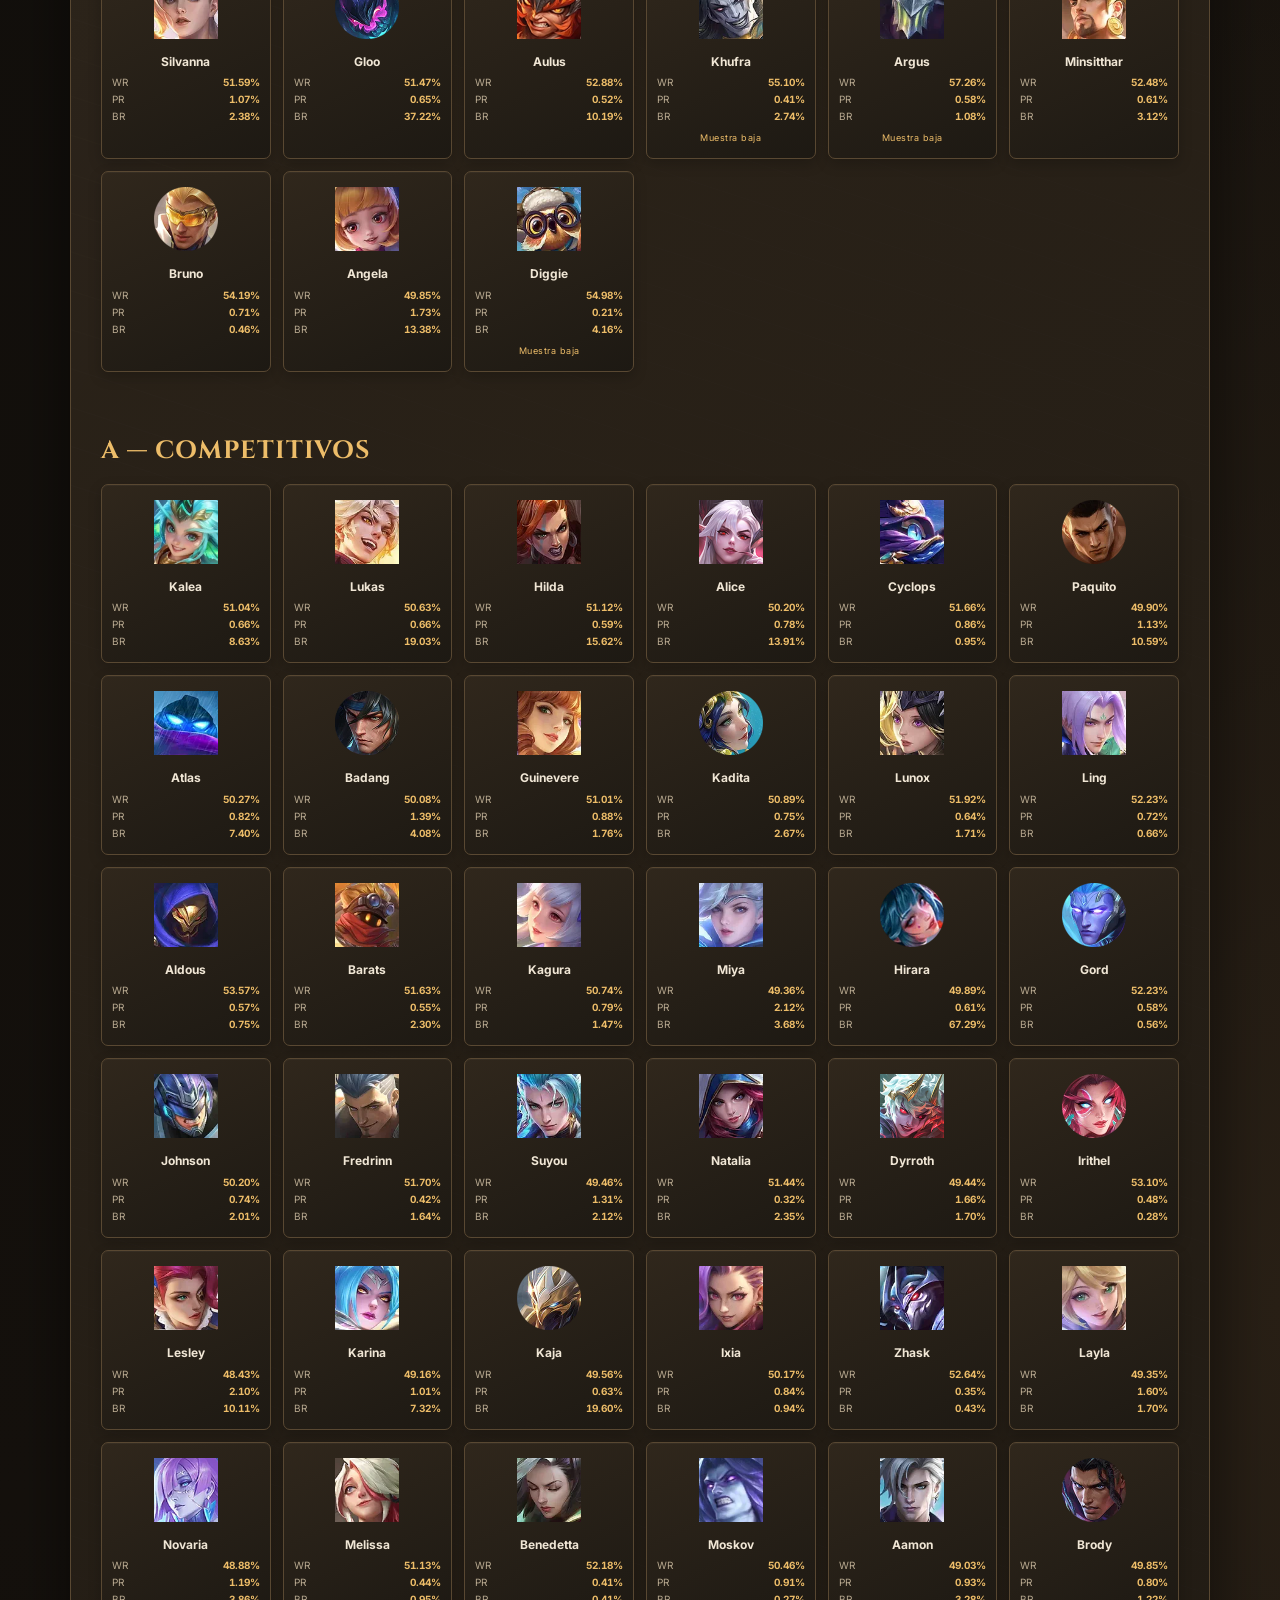
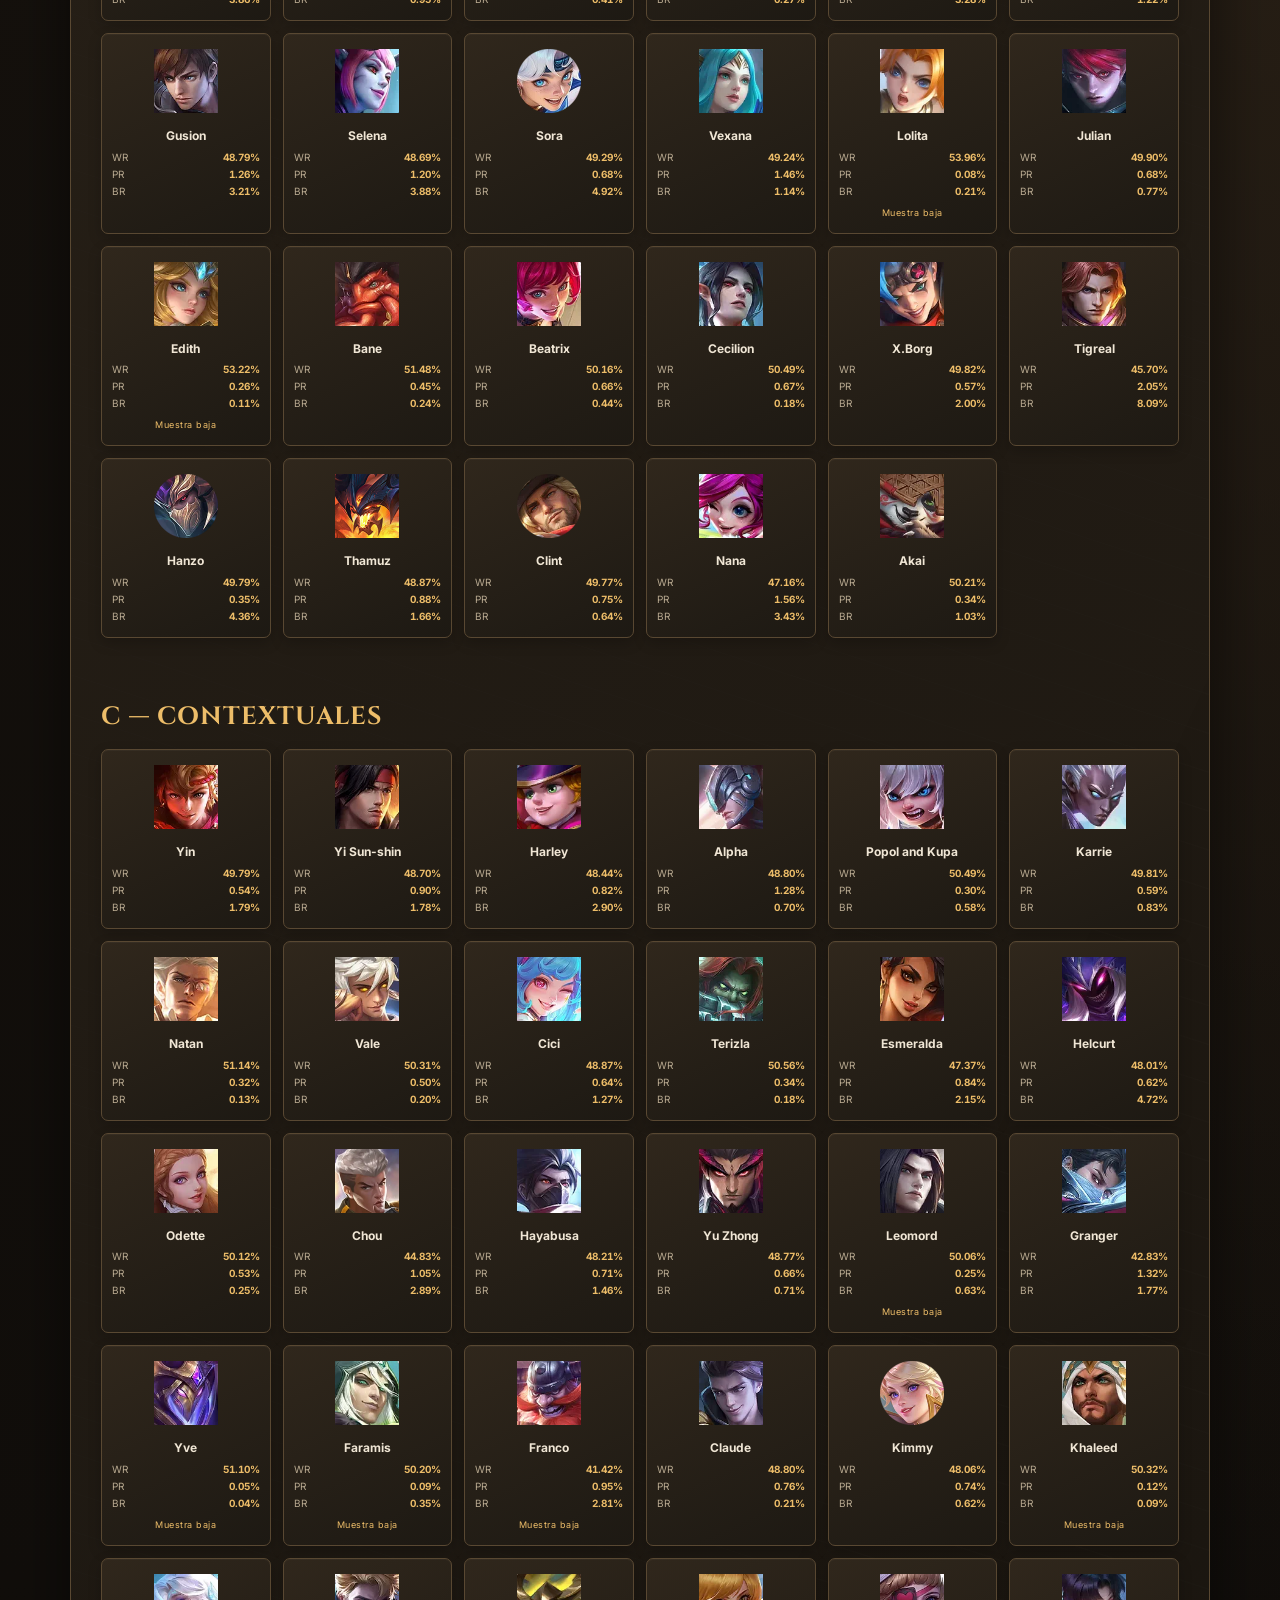
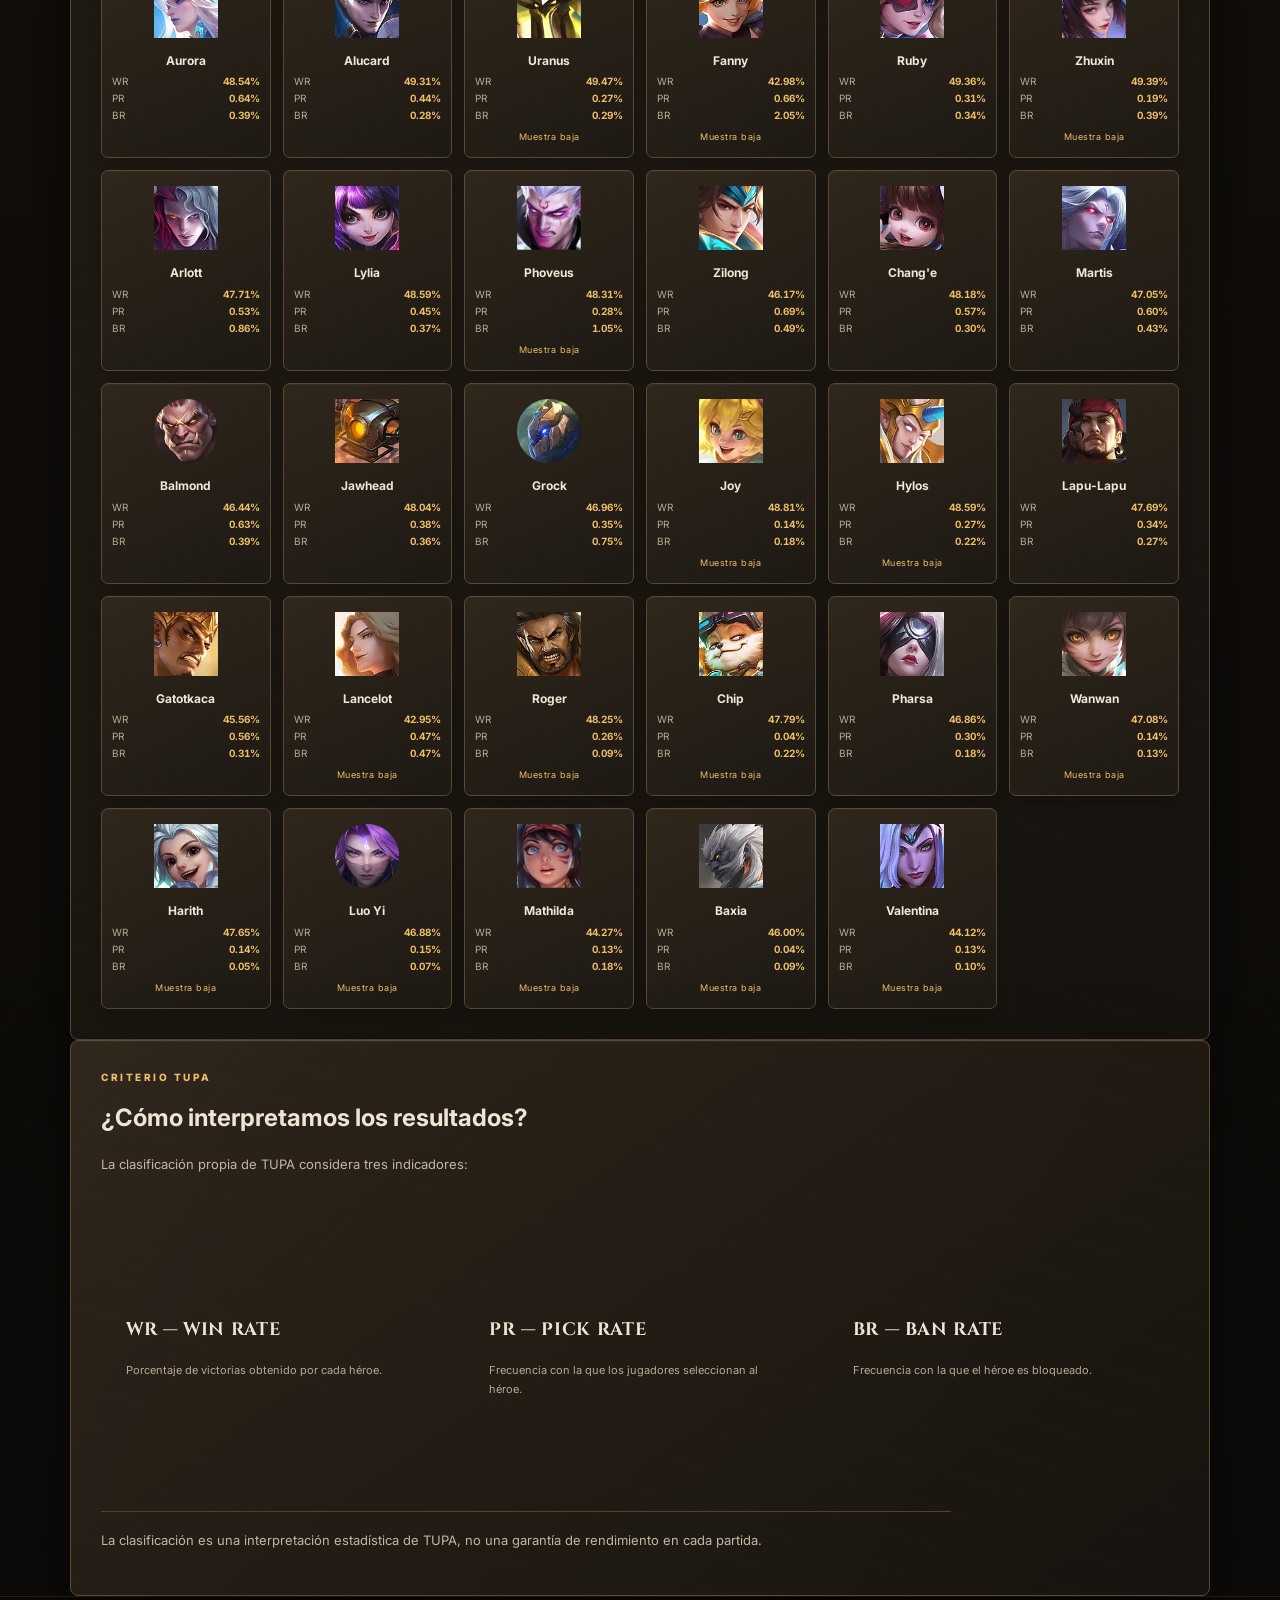
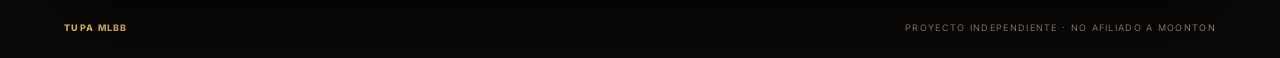
<file: metaradar.html>
<!DOCTYPE html>
<html lang="es">
<head>
  <meta charset="UTF-8">
  <meta name="viewport" content="width=device-width, initial-scale=1.0">
  <meta name="description" content="Meta Radar TUPA MLBB: estadísticas y análisis competitivo.">
  <title>TUPA MLBB — Meta Radar</title>
  <link rel="stylesheet" href="styles.css">
</head>

<body>

<header class="topbar">
  <a class="brand" href="index.html">
    <span class="brand-mark">TP</span>
    <span>TUPA <b>MLBB</b><small>COMPETITIVE INTELLIGENCE</small></span>
  </a>

  <nav>
    <a href="index.html">Inicio</a>
    <a href="tierlist.html">Tier List</a>
    <a href="metaradar.html">Meta Radar</a>
    <a href="draftlab.html">Draft Lab</a>
    <a href="metodologia.html">Metodología</a>
  </nav>

  <a class="lane-btn" href="login.html">INICIAR SESIÓN</a>
</header>

<main>

  <section class="hero">
    <div class="eyebrow">TUPA COMPETITIVE INTELLIGENCE</div>

    <h1>OBSERVA EL META.<br><em>COMPRENDE EL JUEGO.</em></h1>

    <p>
      Analiza el comportamiento de los héroes mediante estadísticas
      de victorias, selecciones y baneos.
    </p>

    <div class="hero-meta">
      <span>WIN RATE</span>
      <span>PICK RATE</span>
      <span>BAN RATE</span>
    </div>
  </section>

  <section class="panel">
    <div class="section-head">
      <div>
        <div class="eyebrow">ANÁLISIS ESTADÍSTICO</div>
        <h2>META RADAR</h2>
        <p>Datos utilizados para estudiar el rendimiento competitivo.</p>
      </div>

      <div class="count" id="radarCount">CARGANDO...</div>
    </div>

    <div id="radarStatus">
      Consultando estadísticas...
    </div>

    <div id="radarDate" class="source-note"></div>

    <div id="radarBoard" class="tier-board"></div>
  </section>

  <section class="panel">
    <div class="eyebrow">CRITERIO TUPA</div>
    <h2>¿Cómo interpretamos los resultados?</h2>

    <p>
      La clasificación propia de TUPA considera tres indicadores:
    </p>

    <div class="method-grid">
      <div class="method">
        <h3>WR — WIN RATE</h3>
        <p>Porcentaje de victorias obtenido por cada héroe.</p>
      </div>

      <div class="method">
        <h3>PR — PICK RATE</h3>
        <p>Frecuencia con la que los jugadores seleccionan al héroe.</p>
      </div>

      <div class="method">
        <h3>BR — BAN RATE</h3>
        <p>Frecuencia con la que el héroe es bloqueado.</p>
      </div>
    </div>

    <p class="source-note">
      La clasificación es una interpretación estadística de TUPA,
      no una garantía de rendimiento en cada partida.
    </p>
  </section>

</main>

<footer>
  <span>TUPA MLBB</span>
  <span>PROYECTO INDEPENDIENTE · NO AFILIADO A MOONTON</span>
</footer>

<!-- CARGA DEL CATÁLOGO DE IMÁGENES -->
<script src="data.js"></script>
<script src="app.js"></script>

<script>
async function loadMetaRadar() {
  const status = document.getElementById('radarStatus');
  const board = document.getElementById('radarBoard');
  const count = document.getElementById('radarCount');
  const date = document.getElementById('radarDate');

  try {
    const response = await fetch('./rankings.json');

    if (!response.ok) {
      throw new Error('No se pudo consultar rankings.json');
    }

    const result = await response.json();
    const heroes = result?.data?.heroes;

    if (!Array.isArray(heroes) || heroes.length === 0) {
      throw new Error('No hay estadísticas disponibles.');
    }

    const heroImages = window.HERO_IMAGES || {};

    function percentile(hero, field) {
      const values = heroes
        .map(h => Number(h[field]))
        .filter(Number.isFinite)
        .sort((a, b) => a - b);

      const value = Number(hero[field]);

      if (!Number.isFinite(value) || values.length < 2) {
        return 0;
      }

      const position = values.filter(v => v <= value).length - 1;

      return position / (values.length - 1);
    }

    const ranked = heroes.map(hero => {
      const wr = percentile(hero, 'winRate');
      const pr = percentile(hero, 'pickRate');
      const br = percentile(hero, 'banRate');

      return {
        ...hero,
        tupaScore: wr * 0.50 + pr * 0.25 + br * 0.25
      };
    });

    ranked.sort((a, b) => b.tupaScore - a.tupaScore);

    const total = ranked.length;

    const categories = [
      {
        name: 'S',
        title: 'DOMINANTES',
        start: 0,
        end: Math.ceil(total * 0.20)
      },
      {
        name: 'A',
        title: 'COMPETITIVOS',
        start: Math.ceil(total * 0.20),
        end: Math.ceil(total * 0.60)
      },
      {
        name: 'C',
        title: 'CONTEXTUALES',
        start: Math.ceil(total * 0.60),
        end: total
      }
    ];

    board.innerHTML = '';

    categories.forEach(category => {
      const group = document.createElement('div');

      group.className =
        `tupa-tier-group tier-${category.name.toLowerCase()}`;

      const heading = document.createElement('h3');
      heading.textContent =
        `${category.name} — ${category.title}`;

      const grid = document.createElement('div');
      grid.className = 'tupa-hero-grid';

      ranked.slice(category.start, category.end).forEach(hero => {
        const card = document.createElement('article');
        card.className = 'tupa-hero-card';

        // IMAGEN DEL HÉROE
        const imagePath = heroImages[hero.name];

        if (imagePath) {
          const image = document.createElement('img');

          image.src = imagePath;
          image.alt = hero.name;
          image.loading = 'lazy';
          image.className = 'tupa-hero-image';

          image.onerror = () => {
            image.remove();
          };

          card.appendChild(image);
        }

        // NOMBRE
        const name = document.createElement('strong');
        name.textContent = hero.name;

        // ESTADÍSTICAS
        const stats = document.createElement('div');
        stats.className = 'tupa-hero-stats';

        stats.innerHTML = `
          <span>WR <b>${Number(hero.winRate).toFixed(2)}%</b></span>
          <span>PR <b>${Number(hero.pickRate).toFixed(2)}%</b></span>
          <span>BR <b>${Number(hero.banRate).toFixed(2)}%</b></span>
        `;

        card.append(name, stats);

        // ADVERTENCIA DE MUESTRA BAJA
        if (hero.lowSample) {
          const warning = document.createElement('small');

          warning.textContent = 'Muestra baja';
          warning.className = 'tupa-warning';

          card.appendChild(warning);
        }

        grid.appendChild(card);
      });

      group.append(heading, grid);
      board.appendChild(group);
    });

    count.textContent = `${total} HÉROES`;

    status.textContent =
      'Estadísticas cargadas correctamente.';

    if (result.data.measuredAt) {
      const measuredDate = new Date(result.data.measuredAt);

      date.textContent =
        `Datos medidos: ${measuredDate.toLocaleString('es-CO')}`;
    }

  } catch (error) {
    status.textContent =
      `Error al cargar el Meta Radar: ${error.message}`;

    count.textContent = 'SIN DATOS';

    console.error(error);
  }
}

loadMetaRadar();
</script>

</body>
</html>
</file>
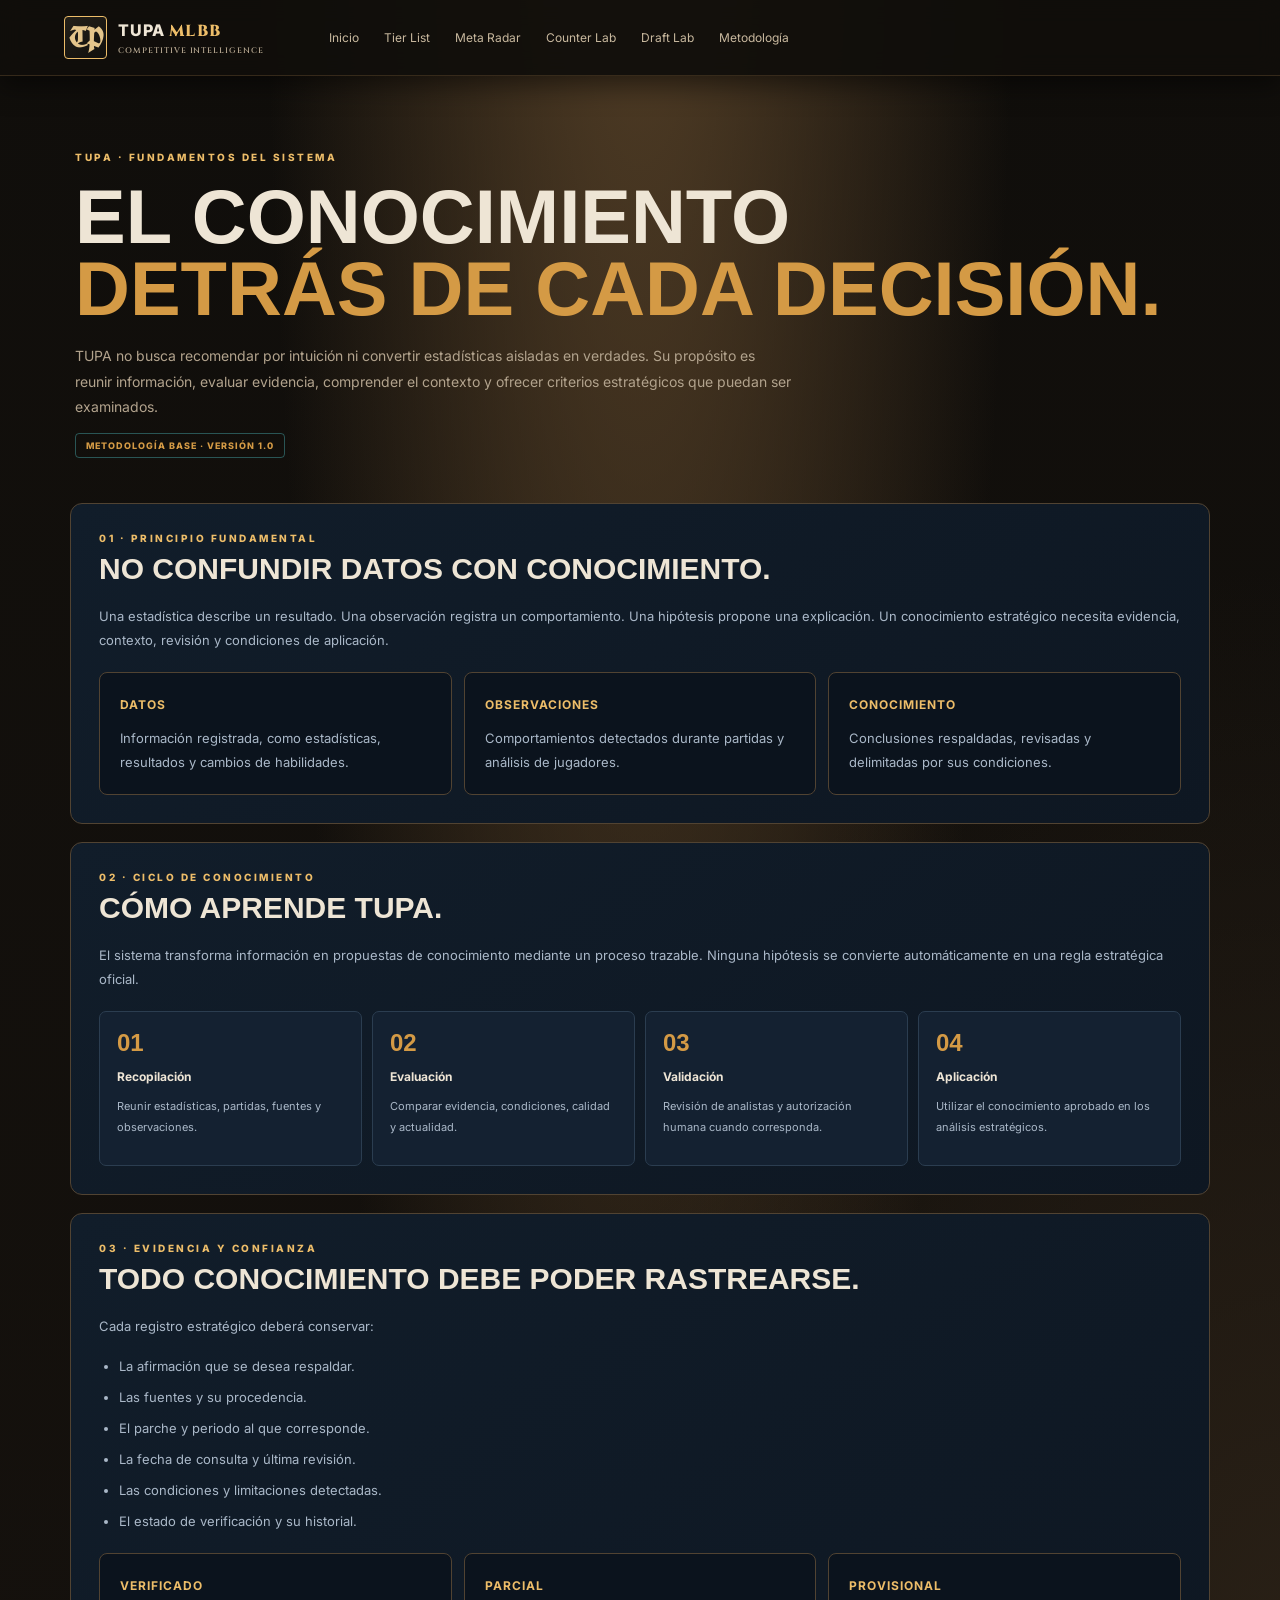
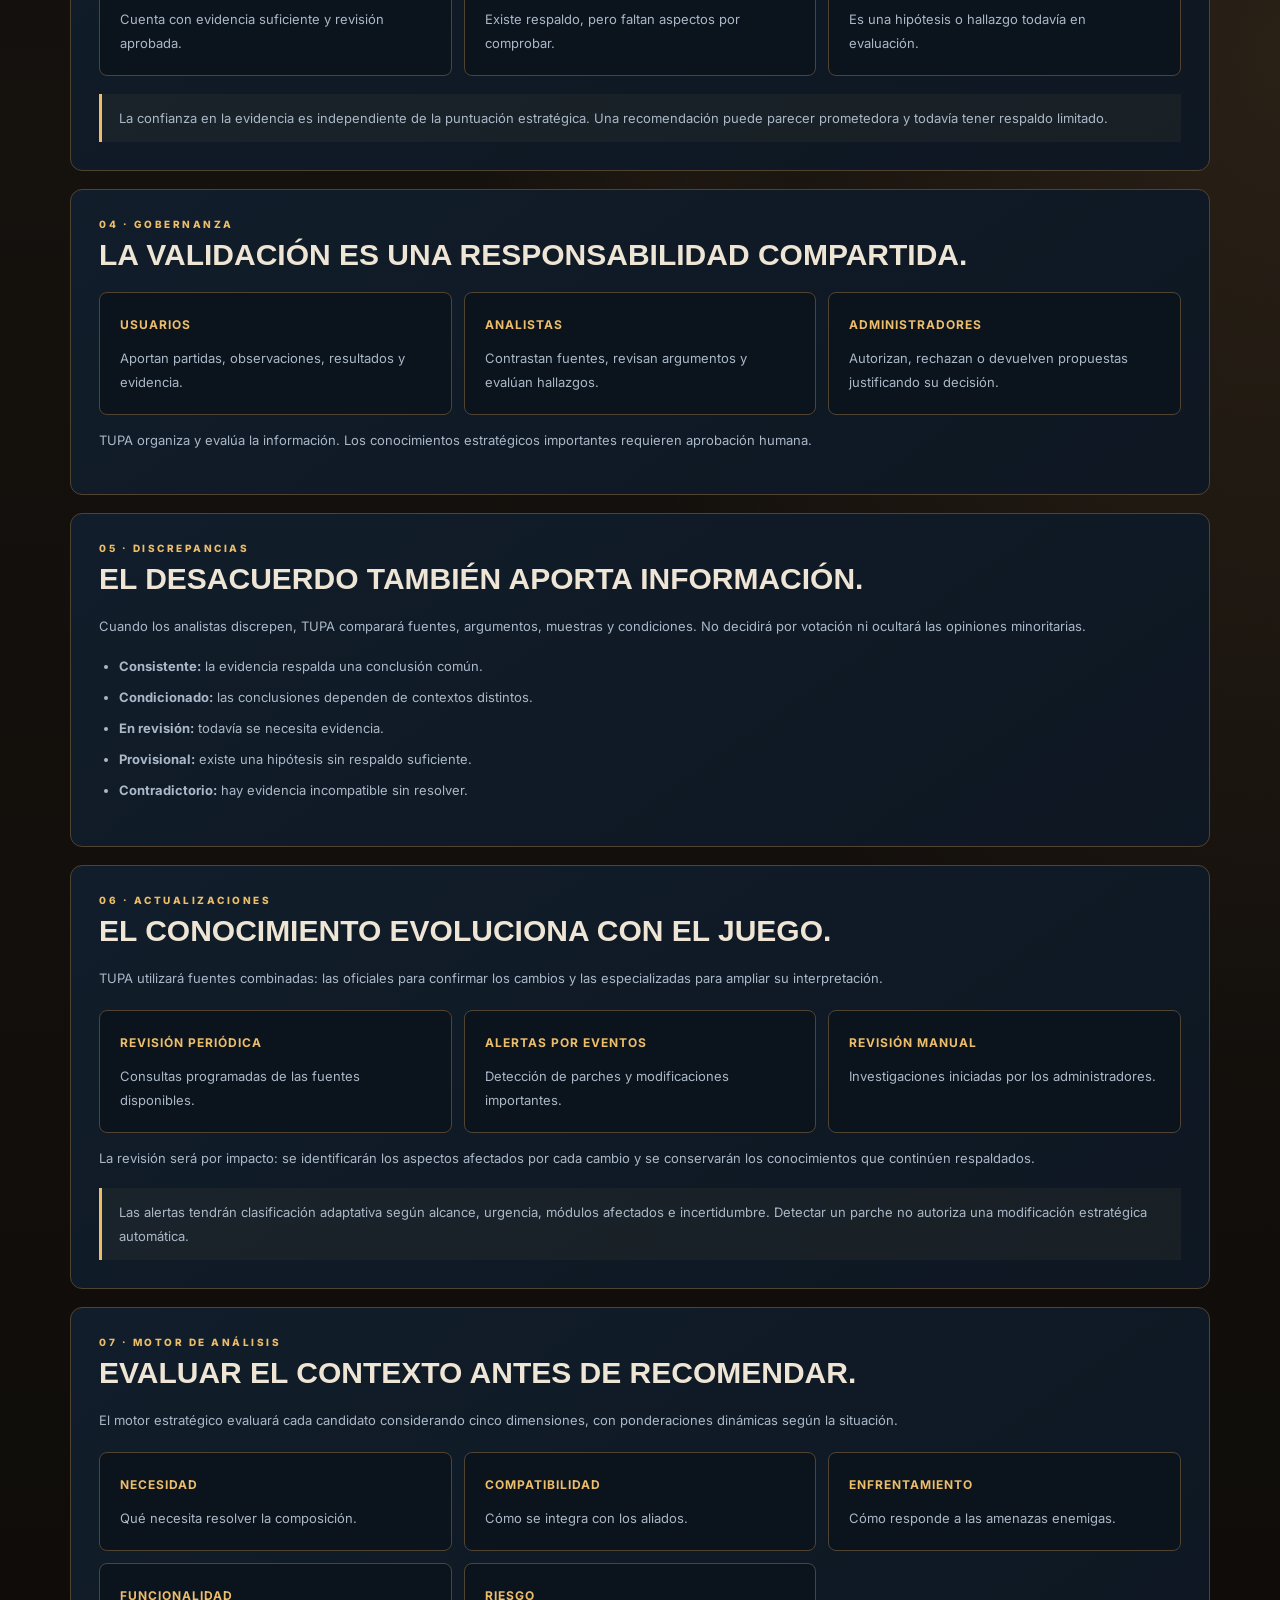
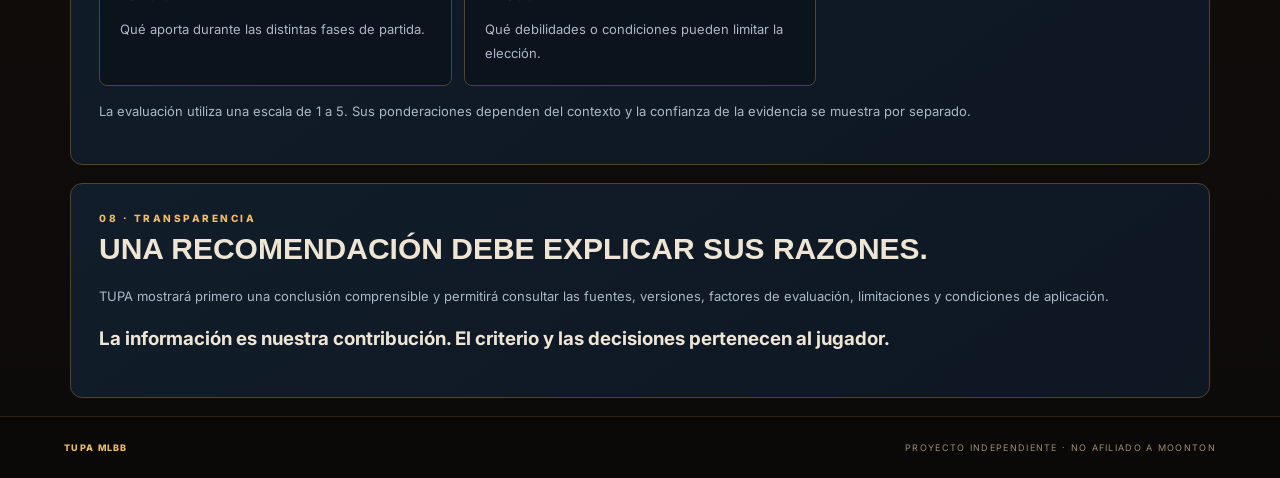
<file: metodologia.html>
<!DOCTYPE html>
<html lang="es">
<head>
  <meta charset="UTF-8">
  <meta name="viewport" content="width=device-width, initial-scale=1.0">
  <meta name="description" content="Metodología, evidencia y arquitectura estratégica de TUPA MLBB.">
  <title>TUPA MLBB — Metodología</title>
  <link rel="stylesheet" href="styles.css">
  <style>
    .method-hero {
      padding: 75px 25px 45px;
    }

    .method-hero h1 {
      font: 800 clamp(42px, 7vw, 76px)/.95 'Barlow Condensed', sans-serif;
      text-transform: uppercase;
      margin: 18px 0;
    }

    .method-hero h1 em {
      color: var(--cyan);
      font-style: normal;
    }

    .method-hero p {
      color: var(--muted);
      max-width: 720px;
      line-height: 1.8;
      font-size: 14px;
    }

    .method-section {
      margin: 0 20px 18px;
      padding: 28px;
      background: linear-gradient(145deg, #111d2a, #0e1722);
      border: 1px solid var(--line);
      border-radius: 12px;
    }

    .method-section h2 {
      font: 700 30px 'Barlow Condensed', sans-serif;
      text-transform: uppercase;
      margin: 8px 0 18px;
    }

    .method-section p,
    .method-section li {
      color: #aab8c8;
      font-size: 13px;
      line-height: 1.85;
    }

    .method-cards {
      display: grid;
      grid-template-columns: repeat(3, minmax(0, 1fr));
      gap: 12px;
      margin-top: 20px;
    }

    .method-card {
      padding: 20px;
      border: 1px solid var(--line);
      border-radius: 8px;
      background: #0b131d;
    }

    .method-card strong {
      color: var(--gold);
      font-size: 12px;
      letter-spacing: 1px;
    }

    .method-card p {
      margin-bottom: 0;
    }

    .method-status {
      display: inline-block;
      padding: 6px 10px;
      border: 1px solid #5ce1e655;
      border-radius: 4px;
      color: var(--cyan);
      font-size: 9px;
      letter-spacing: 1px;
      font-weight: 800;
    }

    .method-flow {
      display: grid;
      grid-template-columns: repeat(4, minmax(0, 1fr));
      gap: 10px;
      margin-top: 20px;
    }

    .method-step {
      padding: 17px;
      background: #142131;
      border: 1px solid #2b3d50;
      border-radius: 7px;
    }

    .method-step span {
      display: block;
      color: var(--cyan);
      font: 700 24px 'Barlow Condensed', sans-serif;
      margin-bottom: 8px;
    }

    .method-step b {
      color: var(--text);
      font-size: 12px;
    }

    .method-step p {
      font-size: 11px;
    }

    .method-note {
      border-left: 3px solid var(--gold);
      padding: 12px 17px;
      background: #f4c76b0b;
      margin-top: 18px;
    }

    .method-note p {
      margin: 0;
    }

    .method-list {
      padding-left: 20px;
    }

    .method-list li {
      margin-bottom: 7px;
    }

    @media (max-width: 700px) {
      .method-hero {
        padding: 55px 20px 35px;
      }

      .method-section {
        margin: 0 10px 13px;
        padding: 19px;
      }

      .method-cards,
      .method-flow {
        grid-template-columns: 1fr;
      }
    }
  </style>
</head>

<body>

<header class="topbar">
  <a class="brand" href="index.html">
    <span class="brand-mark">TP</span>
    <span>TUPA <b>MLBB</b><small>COMPETITIVE INTELLIGENCE</small></span>
  </a>

  <nav>
    <a href="index.html">Inicio</a>
    <a href="tierlist.html">Tier List</a>
    <a href="metaradar.html">Meta Radar</a>
    <a href="counterlab.html">Counter Lab</a>
    <a href="draftlab.html">Draft Lab</a>
    <a href="metodologia.html">Metodología</a>
  </nav>
</header>

<main>

  <section class="method-hero">
    <div class="eyebrow">TUPA · FUNDAMENTOS DEL SISTEMA</div>
    <h1>EL CONOCIMIENTO<br><em>DETRÁS DE CADA DECISIÓN.</em></h1>
    <p>
      TUPA no busca recomendar por intuición ni convertir estadísticas
      aisladas en verdades. Su propósito es reunir información,
      evaluar evidencia, comprender el contexto y ofrecer criterios
      estratégicos que puedan ser examinados.
    </p>
    <span class="method-status">METODOLOGÍA BASE · VERSIÓN 1.0</span>
  </section>

  <section class="method-section">
    <div class="eyebrow">01 · PRINCIPIO FUNDAMENTAL</div>
    <h2>No confundir datos con conocimiento.</h2>
    <p>
      Una estadística describe un resultado. Una observación registra
      un comportamiento. Una hipótesis propone una explicación.
      Un conocimiento estratégico necesita evidencia, contexto,
      revisión y condiciones de aplicación.
    </p>
    <div class="method-cards">
      <article class="method-card">
        <strong>DATOS</strong>
        <p>Información registrada, como estadísticas, resultados y cambios de habilidades.</p>
      </article>
      <article class="method-card">
        <strong>OBSERVACIONES</strong>
        <p>Comportamientos detectados durante partidas y análisis de jugadores.</p>
      </article>
      <article class="method-card">
        <strong>CONOCIMIENTO</strong>
        <p>Conclusiones respaldadas, revisadas y delimitadas por sus condiciones.</p>
      </article>
    </div>
  </section>

  <section class="method-section">
    <div class="eyebrow">02 · CICLO DE CONOCIMIENTO</div>
    <h2>Cómo aprende TUPA.</h2>
    <p>
      El sistema transforma información en propuestas de conocimiento
      mediante un proceso trazable. Ninguna hipótesis se convierte
      automáticamente en una regla estratégica oficial.
    </p>
    <div class="method-flow">
      <article class="method-step">
        <span>01</span>
        <b>Recopilación</b>
        <p>Reunir estadísticas, partidas, fuentes y observaciones.</p>
      </article>
      <article class="method-step">
        <span>02</span>
        <b>Evaluación</b>
        <p>Comparar evidencia, condiciones, calidad y actualidad.</p>
      </article>
      <article class="method-step">
        <span>03</span>
        <b>Validación</b>
        <p>Revisión de analistas y autorización humana cuando corresponda.</p>
      </article>
      <article class="method-step">
        <span>04</span>
        <b>Aplicación</b>
        <p>Utilizar el conocimiento aprobado en los análisis estratégicos.</p>
      </article>
    </div>
  </section>

  <section class="method-section">
    <div class="eyebrow">03 · EVIDENCIA Y CONFIANZA</div>
    <h2>Todo conocimiento debe poder rastrearse.</h2>
    <p>Cada registro estratégico deberá conservar:</p>
    <ul class="method-list">
      <li>La afirmación que se desea respaldar.</li>
      <li>Las fuentes y su procedencia.</li>
      <li>El parche y periodo al que corresponde.</li>
      <li>La fecha de consulta y última revisión.</li>
      <li>Las condiciones y limitaciones detectadas.</li>
      <li>El estado de verificación y su historial.</li>
    </ul>
    <div class="method-cards">
      <article class="method-card">
        <strong>VERIFICADO</strong>
        <p>Cuenta con evidencia suficiente y revisión aprobada.</p>
      </article>
      <article class="method-card">
        <strong>PARCIAL</strong>
        <p>Existe respaldo, pero faltan aspectos por comprobar.</p>
      </article>
      <article class="method-card">
        <strong>PROVISIONAL</strong>
        <p>Es una hipótesis o hallazgo todavía en evaluación.</p>
      </article>
    </div>
    <div class="method-note">
      <p>
        La confianza en la evidencia es independiente de la puntuación
        estratégica. Una recomendación puede parecer prometedora y
        todavía tener respaldo limitado.
      </p>
    </div>
  </section>

  <section class="method-section">
    <div class="eyebrow">04 · GOBERNANZA</div>
    <h2>La validación es una responsabilidad compartida.</h2>
    <div class="method-cards">
      <article class="method-card">
        <strong>USUARIOS</strong>
        <p>Aportan partidas, observaciones, resultados y evidencia.</p>
      </article>
      <article class="method-card">
        <strong>ANALISTAS</strong>
        <p>Contrastan fuentes, revisan argumentos y evalúan hallazgos.</p>
      </article>
      <article class="method-card">
        <strong>ADMINISTRADORES</strong>
        <p>Autorizan, rechazan o devuelven propuestas justificando su decisión.</p>
      </article>
    </div>
    <p>
      TUPA organiza y evalúa la información. Los conocimientos
      estratégicos importantes requieren aprobación humana.
    </p>
  </section>

  <section class="method-section">
    <div class="eyebrow">05 · DISCREPANCIAS</div>
    <h2>El desacuerdo también aporta información.</h2>
    <p>
      Cuando los analistas discrepen, TUPA comparará fuentes,
      argumentos, muestras y condiciones. No decidirá por votación
      ni ocultará las opiniones minoritarias.
    </p>
    <ul class="method-list">
      <li><b>Consistente:</b> la evidencia respalda una conclusión común.</li>
      <li><b>Condicionado:</b> las conclusiones dependen de contextos distintos.</li>
      <li><b>En revisión:</b> todavía se necesita evidencia.</li>
      <li><b>Provisional:</b> existe una hipótesis sin respaldo suficiente.</li>
      <li><b>Contradictorio:</b> hay evidencia incompatible sin resolver.</li>
    </ul>
  </section>

  <section class="method-section">
    <div class="eyebrow">06 · ACTUALIZACIONES</div>
    <h2>El conocimiento evoluciona con el juego.</h2>
    <p>
      TUPA utilizará fuentes combinadas: las oficiales para confirmar
      los cambios y las especializadas para ampliar su interpretación.
    </p>
    <div class="method-cards">
      <article class="method-card">
        <strong>REVISIÓN PERIÓDICA</strong>
        <p>Consultas programadas de las fuentes disponibles.</p>
      </article>
      <article class="method-card">
        <strong>ALERTAS POR EVENTOS</strong>
        <p>Detección de parches y modificaciones importantes.</p>
      </article>
      <article class="method-card">
        <strong>REVISIÓN MANUAL</strong>
        <p>Investigaciones iniciadas por los administradores.</p>
      </article>
    </div>
    <p>
      La revisión será por impacto: se identificarán los aspectos
      afectados por cada cambio y se conservarán los conocimientos
      que continúen respaldados.
    </p>
    <div class="method-note">
      <p>
        Las alertas tendrán clasificación adaptativa según alcance,
        urgencia, módulos afectados e incertidumbre. Detectar un parche
        no autoriza una modificación estratégica automática.
      </p>
    </div>
  </section>

  <section class="method-section">
    <div class="eyebrow">07 · MOTOR DE ANÁLISIS</div>
    <h2>Evaluar el contexto antes de recomendar.</h2>
    <p>
      El motor estratégico evaluará cada candidato considerando cinco
      dimensiones, con ponderaciones dinámicas según la situación.
    </p>
    <div class="method-cards">
      <article class="method-card">
        <strong>NECESIDAD</strong>
        <p>Qué necesita resolver la composición.</p>
      </article>
      <article class="method-card">
        <strong>COMPATIBILIDAD</strong>
        <p>Cómo se integra con los aliados.</p>
      </article>
      <article class="method-card">
        <strong>ENFRENTAMIENTO</strong>
        <p>Cómo responde a las amenazas enemigas.</p>
      </article>
      <article class="method-card">
        <strong>FUNCIONALIDAD</strong>
        <p>Qué aporta durante las distintas fases de partida.</p>
      </article>
      <article class="method-card">
        <strong>RIESGO</strong>
        <p>Qué debilidades o condiciones pueden limitar la elección.</p>
      </article>
    </div>
    <p>
      La evaluación utiliza una escala de 1 a 5. Sus ponderaciones
      dependen del contexto y la confianza de la evidencia se muestra
      por separado.
    </p>
  </section>

  <section class="method-section">
    <div class="eyebrow">08 · TRANSPARENCIA</div>
    <h2>Una recomendación debe explicar sus razones.</h2>
    <p>
      TUPA mostrará primero una conclusión comprensible y permitirá
      consultar las fuentes, versiones, factores de evaluación,
      limitaciones y condiciones de aplicación.
    </p>
    <h3>La información es nuestra contribución. El criterio y las decisiones pertenecen al jugador.</h3>
  </section>

</main>

<footer>
  <span>TUPA MLBB</span>
  <span>PROYECTO INDEPENDIENTE · NO AFILIADO A MOONTON</span>
</footer>

</body>
</html>
</file>
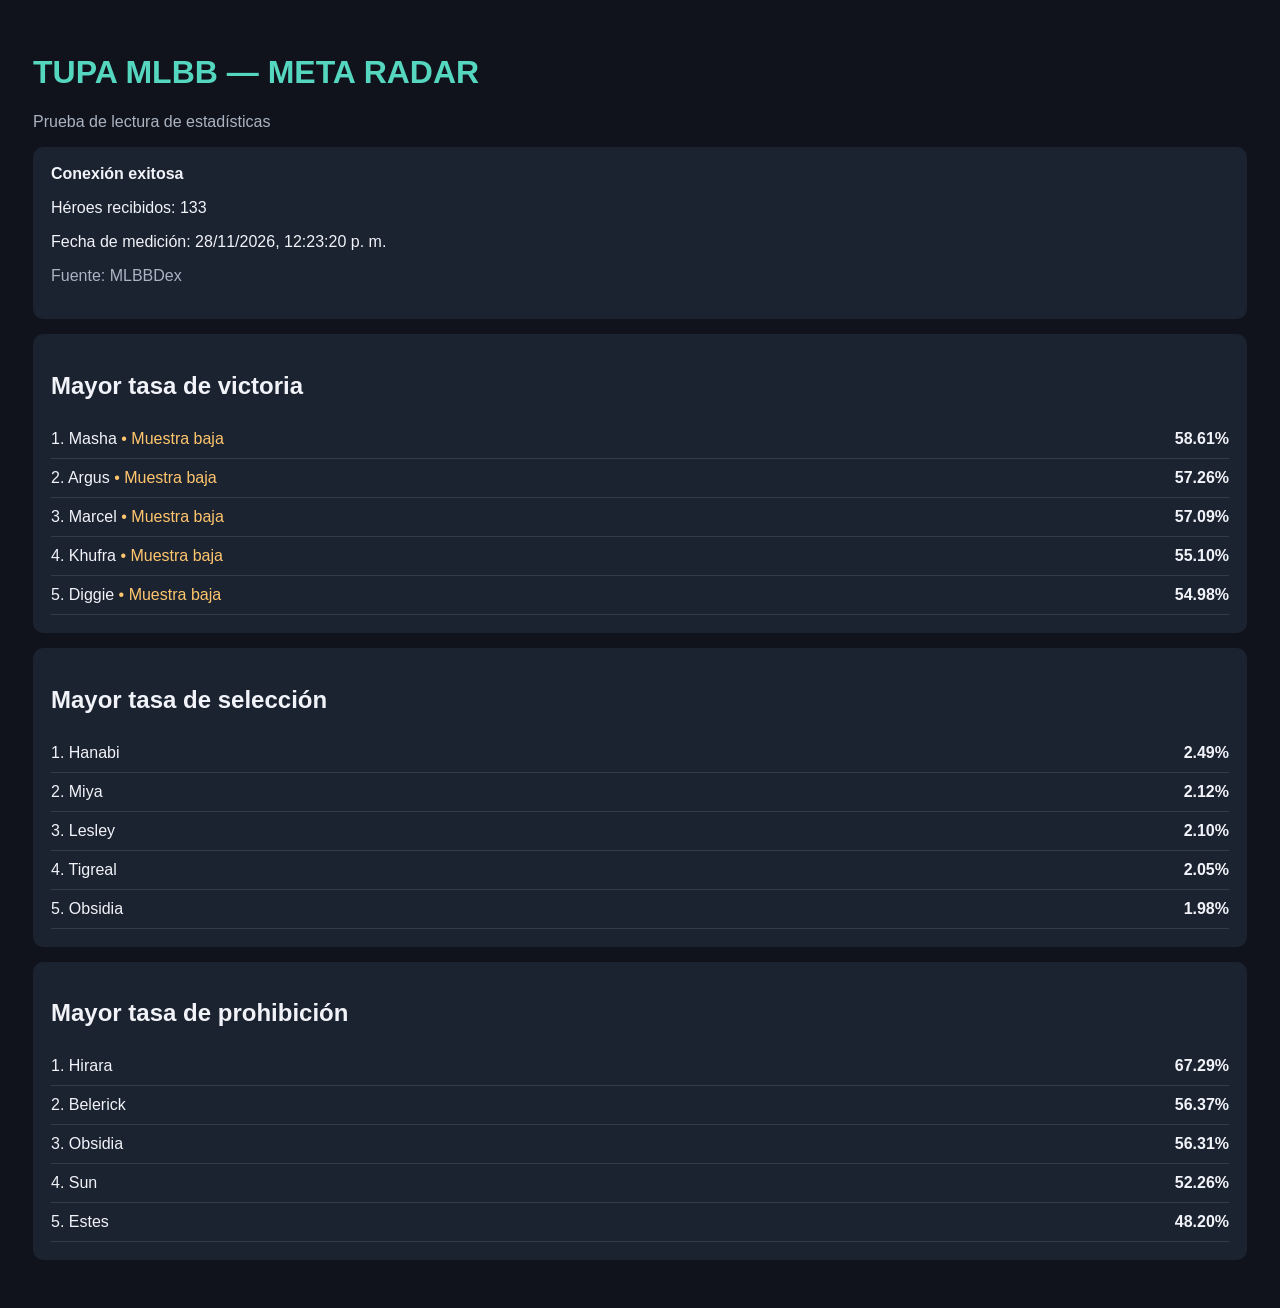
<file: radar-test.html>
<!DOCTYPE html>
<html lang="es">
<head>
  <meta charset="UTF-8">
  <meta name="viewport" content="width=device-width, initial-scale=1.0">
  <title>TUPA MLBB | Radar de prueba</title>
  <style>
    body {
      background: #10131b;
      color: #f1f3f8;
      font-family: Arial, sans-serif;
      padding: 25px;
    }

    h1 { color: #55d6be; }

    .panel {
      background: #1b2230;
      padding: 18px;
      margin: 15px 0;
      border-radius: 10px;
    }

    .hero {
      display: flex;
      justify-content: space-between;
      border-bottom: 1px solid #343c4b;
      padding: 10px 0;
      gap: 15px;
    }

    .muted { color: #aab3c2; }
    .warning { color: #ffc66d; }
  </style>
</head>
<body>

  <h1>TUPA MLBB — META RADAR</h1>
  <p class="muted">Prueba de lectura de estadísticas</p>

  <div class="panel" id="status">
    Cargando estadísticas...
  </div>

  <div class="panel">
    <h2>Mayor tasa de victoria</h2>
    <div id="win-rate"></div>
  </div>

  <div class="panel">
    <h2>Mayor tasa de selección</h2>
    <div id="pick-rate"></div>
  </div>

  <div class="panel">
    <h2>Mayor tasa de prohibición</h2>
    <div id="ban-rate"></div>
  </div>

  <script>
    async function loadRankings() {
      const status = document.getElementById('status');

      try {
        const response = await fetch('./rankings.json');

        if (!response.ok) {
          throw new Error('No se pudo leer rankings.json');
        }

        const result = await response.json();
        const heroes = result?.data?.heroes;
        const measuredAt = result?.data?.measuredAt;

        if (!Array.isArray(heroes) || heroes.length === 0) {
          throw new Error('No hay estadísticas disponibles');
        }

        const format = value =>
          `${Number(value).toFixed(2)}%`;

        function showTop(containerId, field) {
          const sorted = [...heroes]
            .filter(hero => Number.isFinite(Number(hero[field])))
            .sort((a, b) => b[field] - a[field])
            .slice(0, 5);

          document.getElementById(containerId).innerHTML =
            sorted.map((hero, index) => `
              <div class="hero">
                <span>${index + 1}. ${hero.name}
                  ${hero.lowSample ? '<span class="warning"> • Muestra baja</span>' : ''}
                </span>
                <strong>${format(hero[field])}</strong>
              </div>
            `).join('');
        }

        status.innerHTML = `
          <strong>Conexión exitosa</strong>
          <p>Héroes recibidos: ${heroes.length}</p>
          <p>Fecha de medición: ${new Date(measuredAt).toLocaleString('es-CO')}</p>
          <p class="muted">Fuente: MLBBDex</p>
        `;

        showTop('win-rate', 'winRate');
        showTop('pick-rate', 'pickRate');
        showTop('ban-rate', 'banRate');

      } catch (error) {
        status.innerHTML =
          `<span class="warning">Error: ${error.message}</span>`;
      }
    }

    loadRankings();
  </script>

</body>
</html>
</file>
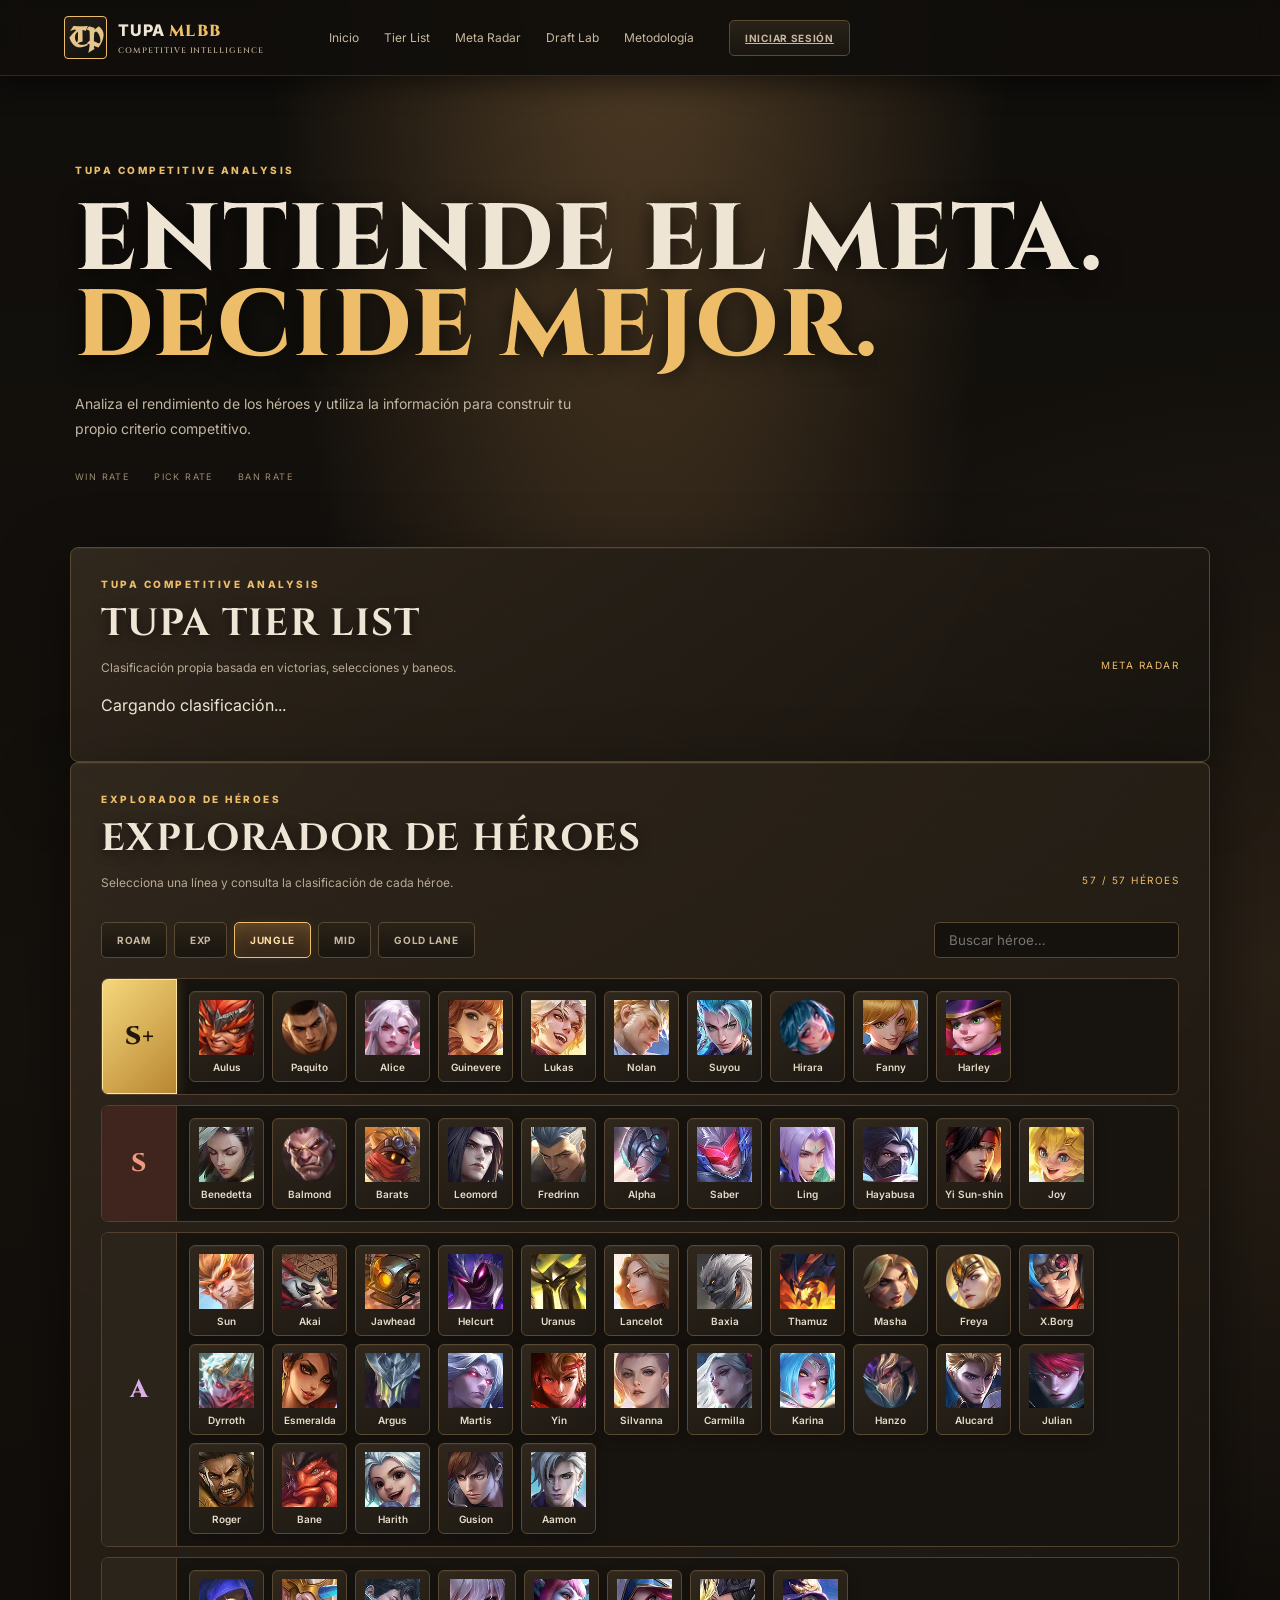
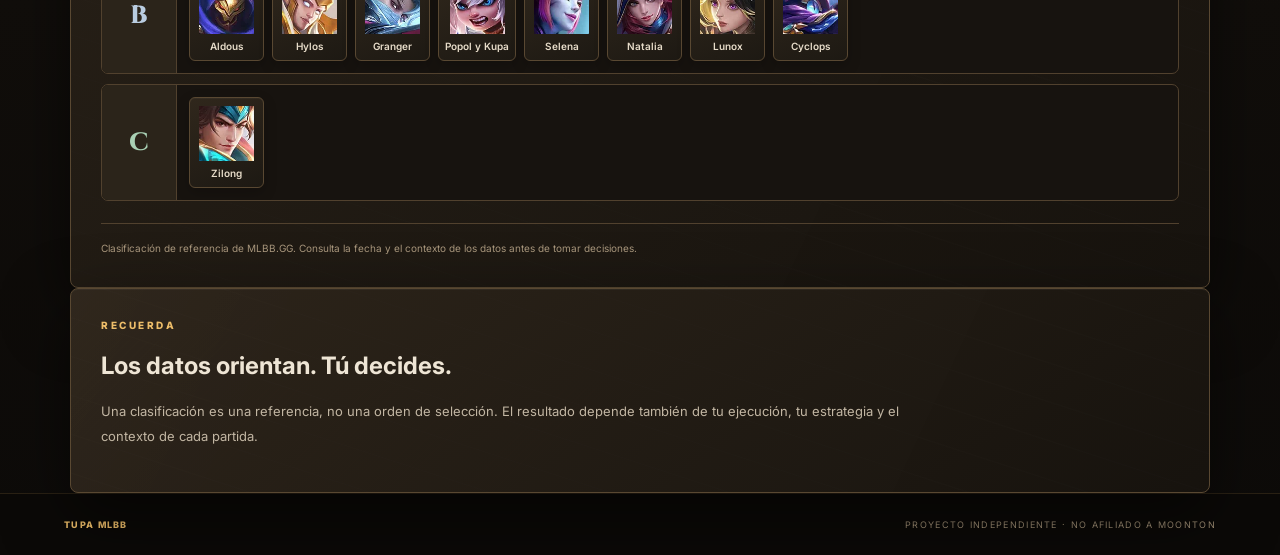
<file: tierlist.html>
<!doctype html>
<html lang="es">
<head>
  <meta charset="utf-8">
  <meta name="viewport" content="width=device-width,initial-scale=1">
  <meta name="description" content="TUPA MLBB: clasificación y análisis competitivo de héroes.">
  <title>TUPA MLBB — Tier List</title>
  <link rel="stylesheet" href="styles.css">
</head>
<body>

<header class="topbar">
  <a class="brand" href="index.html">
    <span class="brand-mark">TP</span>
    <span>TUPA <b>MLBB</b><small>COMPETITIVE INTELLIGENCE</small></span>
  </a>

  <nav>
    <a href="index.html">Inicio</a>
    <a href="tierlist.html">Tier List</a>
    <a href="metaradar.html">Meta Radar</a>
    <a href="draftlab.html">Draft Lab</a>
    <a href="metodologia.html">Metodología</a>
  </nav>

  <a class="lane-btn" href="login.html">INICIAR SESIÓN</a>
</header>

<main>

  <section class="hero">
    <div class="eyebrow">TUPA COMPETITIVE ANALYSIS</div>
    <h1>ENTIENDE EL META.<br><em>DECIDE MEJOR.</em></h1>
    <p>
      Analiza el rendimiento de los héroes y utiliza la información
      para construir tu propio criterio competitivo.
    </p>
    <div class="hero-meta">
      <span>WIN RATE</span>
      <span>PICK RATE</span>
      <span>BAN RATE</span>
    </div>
  </section>

  <section id="tupa-tier" class="panel">
    <div class="section-head">
      <div>
        <div class="eyebrow">TUPA COMPETITIVE ANALYSIS</div>
        <h2>TUPA TIER LIST</h2>
        <p>Clasificación propia basada en victorias, selecciones y baneos.</p>
      </div>
      <div class="count">META RADAR</div>
    </div>

    <div id="tupaTierBoard" class="tier-board">
      <p>Cargando clasificación...</p>
    </div>
  </section>

  <section id="tierlist" class="panel">
    <div class="section-head">
      <div>
        <div class="eyebrow">EXPLORADOR DE HÉROES</div>
        <h2>Explorador de héroes</h2>
        <p>Selecciona una línea y consulta la clasificación de cada héroe.</p>
      </div>
      <div class="count" id="heroCount">— HÉROES</div>
    </div>

    <div class="toolbar">
      <div class="lanes" id="laneTabs"></div>
      <input id="search" type="search"
        placeholder="Buscar héroe…" autocomplete="off">
    </div>

    <div id="tierBoard" class="tier-board" aria-live="polite"></div>

    <div id="empty" class="empty" hidden>
      No se encontraron héroes con ese nombre.
    </div>

    <div class="source-note">
      Clasificación de referencia de MLBB.GG. Consulta la fecha
      y el contexto de los datos antes de tomar decisiones.
    </div>
  </section>

  <section class="panel">
    <div class="eyebrow">RECUERDA</div>
    <h2>Los datos orientan. Tú decides.</h2>
    <p>
      Una clasificación es una referencia, no una orden de selección.
      El resultado depende también de tu ejecución, tu estrategia y
      el contexto de cada partida.
    </p>
  </section>

</main>

<footer>
  <span>TUPA MLBB</span>
  <span>PROYECTO INDEPENDIENTE · NO AFILIADO A MOONTON</span>
</footer>

<script src="data.js"></script>
<script src="app.js"></script>

</body>
</html>
</file>
<file: styles.css>
@import url('https://fonts.googleapis.com/css2?family=Cinzel:wght@400;500;600;700;800;900&family=UnifrakturCook:wght@700&family=Inter:wght@400;500;600;700;800&display=swap');

:root {
  --bg: #080d15;
  --panel: #101925;
  --panel2: #141f2d;
  --line: #243345;
  --muted: #93a3b5;
  --text: #edf4fb;
  --cyan: #5ce1e6;
  --gold: #f4c76b;
}

* {
  box-sizing: border-box;
}

html {
  scroll-behavior: smooth;
}

body {
  margin: 0;
  background: radial-gradient(ellipse at 70% 0%, #14283a 0, transparent 38%), var(--bg);
  color: var(--text);
  font-family: Inter, Arial, sans-serif;
}

/* HEADER */

.topbar {
  height: 76px;
  padding: 0 max(5vw, 22px);
  display: flex;
  align-items: center;
  gap: 35px;
  border-bottom: 1px solid #ffffff12;
  background: #080d15e8;
  position: sticky;
  top: 0;
  z-index: 5;
  backdrop-filter: blur(12px);
}

.brand {
  display: flex;
  gap: 11px;
  align-items: center;
  color: var(--text);
  text-decoration: none;
  font-weight: 800;
  letter-spacing: .8px;
}

.brand-mark {
  display: grid;
  place-items: center;
  width: 39px;
  height: 39px;
  border: 1px solid var(--cyan);
  color: var(--cyan);
  font-family: 'Barlow Condensed';
  font-size: 22px;
  transform: skew(-7deg);
}

.brand small {
  display: block;
  color: var(--muted);
  font-size: 8px;
  letter-spacing: 2px;
  margin-top: 3px;
}

.brand b {
  color: var(--cyan);
}

nav {
  display: flex;
  gap: 25px;
  margin-left: 30px;
}

nav a,
.footer-source a {
  color: #b9c8d8;
  text-decoration: none;
  font-size: 12px;
}

nav a:hover,
.footer-source a:hover {
  color: var(--cyan);
}

.status {
  margin-left: auto;
  color: var(--muted);
  font-size: 9px;
  letter-spacing: 1.5px;
}

.status i {
  display: inline-block;
  width: 7px;
  height: 7px;
  border-radius: 50%;
  background: #65dba1;
  margin-right: 8px;
}

/* HERO PRINCIPAL */

.hero,
main {
  max-width: 1180px;
  margin: auto;
}

.hero {
  padding: 88px 25px 65px;
}

.eyebrow {
  font-size: 10px;
  letter-spacing: 2.5px;
  color: var(--cyan);
  font-weight: 800;
}

.hero h1 {
  font-family: 'Barlow Condensed', sans-serif;
  font-size: clamp(55px, 8vw, 94px);
  line-height: .91;
  text-transform: uppercase;
  margin: 22px 0;
}

.hero h1 em {
  font-style: normal;
  color: var(--cyan);
}

.hero > p {
  max-width: 540px;
  color: #aab8c8;
  line-height: 1.8;
  font-size: 14px;
}

.hero-meta {
  display: flex;
  gap: 25px;
  margin-top: 30px;
  flex-wrap: wrap;
  color: #71869b;
  font-size: 9px;
  letter-spacing: 1.4px;
}

/* PANELES */

.panel {
  margin: 0 20px;
  padding: 30px;
  background: linear-gradient(145deg, #111d2a, #0e1722);
  border: 1px solid var(--line);
  border-radius: 13px;
  box-shadow: 0 20px 70px #0003;
}

.section-head {
  display: flex;
  justify-content: space-between;
  align-items: end;
}

.section-head h2,
.method h2,
.footer-source h2 {
  font: 700 38px 'Barlow Condensed';
  text-transform: uppercase;
  margin: 8px 0;
}

.section-head p,
.method > p,
.footer-source p {
  color: var(--muted);
  font-size: 12px;
  line-height: 1.8;
  margin: 0;
}

.count {
  font-size: 10px;
  letter-spacing: 1.5px;
  color: var(--gold);
  padding-bottom: 8px;
}

/* BARRA DE HERRAMIENTAS */

.toolbar {
  display: flex;
  gap: 15px;
  justify-content: space-between;
  margin: 28px 0 20px;
  flex-wrap: wrap;
}

.lanes {
  display: flex;
  gap: 7px;
  flex-wrap: wrap;
}

.lane-btn {
  border: 1px solid var(--line);
  background: #0b131d;
  color: #9fb0c2;
  padding: 11px 15px;
  border-radius: 5px;
  font-size: 10px;
  font-weight: 700;
  letter-spacing: .7px;
  cursor: pointer;
}

.lane-btn.active,
.lane-btn:hover {
  border-color: var(--cyan);
  color: var(--cyan);
  background: #123039;
}

.toolbar input {
  min-width: 190px;
  max-width: 245px;
  flex: 1;
  background: #0a121c;
  border: 1px solid var(--line);
  border-radius: 5px;
  padding: 0 14px;
  color: white;
  outline: none;
}

.toolbar input:focus {
  border-color: var(--cyan);
}

/* TIER LIST ORIGINAL */

.tier-board {
  display: grid;
  gap: 10px;
}

.tier-row {
  display: grid;
  grid-template-columns: 75px 1fr;
  min-height: 74px;
  border: 1px solid var(--line);
  border-radius: 7px;
  overflow: hidden;
  background: #0b131d;
}

.tier-label {
  display: grid;
  place-items: center;
  font: 800 25px 'Barlow Condensed';
  background: #172331;
  border-right: 1px solid var(--line);
}

.tier-label.ss {
  color: #ffcf6e;
  background: #332a19;
}

.tier-label.s {
  color: #ff7979;
  background: #321e25;
}

.tier-label.a {
  color: #d99bff;
}

.tier-label.b {
  color: #7dc8ff;
}

.tier-label.c {
  color: #83d8bc;
}

.tier-label.d {
  color: #9aa7b6;
}

.heroes {
  display: flex;
  align-content: center;
  align-items: center;
  gap: 8px;
  flex-wrap: wrap;
  padding: 12px;
}

.hero-chip {
  display: flex;
  flex-direction: column;
  align-items: center;
  justify-content: center;
  gap: 6px;
  min-width: 75px;
  padding: 8px 6px;
  text-align: center;
  background: #142131;
  border: 1px solid #2b3d50;
  border-radius: 6px;
  color: #dce7f1;
  font-size: 11px;
  font-weight: 600;
}

.hero-chip:hover {
  border-color: var(--cyan);
  color: var(--cyan);
}

.hero-image {
  width: 55px;
  height: 55px;
  object-fit: contain;
  display: block;
}

.hero-chip span {
  font-size: 10px;
}

/* TUPA TIER LIST */

.tier-board,
#tupaTierBoard {
  width: 100%;
}

.tupa-tier-group {
  margin-top: 28px;
}

.tupa-tier-group h3 {
  font-family: 'Barlow Condensed', sans-serif;
  font-size: 25px;
  letter-spacing: 1px;
  margin: 0 0 14px;
}

.tupa-hero-grid {
  display: grid;
  grid-template-columns: repeat(auto-fill, minmax(145px, 1fr));
  gap: 12px;
}

.tupa-hero-card {
  min-width: 0;
  padding: 15px 10px;
  display: flex;
  flex-direction: column;
  align-items: center;
  justify-content: flex-start;
  text-align: center;
  gap: 7px;
  background: #142131;
  border: 1px solid #2b3d50;
  border-radius: 7px;
  transition: border-color .2s, transform .2s;
}

.tupa-hero-card:hover {
  border-color: var(--cyan);
  transform: translateY(-2px);
}

/* Todas las imágenes TUPA tienen el mismo espacio */

.tupa-hero-image {
  width: 64px;
  height: 64px;
  min-width: 64px;
  min-height: 64px;
  max-width: 64px;
  max-height: 64px;
  object-fit: contain;
  object-position: center;
  display: block;
  margin: 0 auto 8px;
  flex-shrink: 0;
}

.tupa-hero-card strong {
  color: var(--text);
  font-size: 12px;
  line-height: 1.3;
}

.tupa-hero-stats {
  width: 100%;
  display: flex;
  flex-direction: column;
  gap: 5px;
  color: var(--muted);
  font-size: 10px;
}

.tupa-hero-stats span {
  display: flex;
  justify-content: space-between;
  gap: 8px;
}

.tupa-hero-stats b {
  color: var(--cyan);
  font-weight: 700;
  font-variant-numeric: tabular-nums;
}

.tupa-warning {
  color: var(--gold);
  font-size: 9px;
  letter-spacing: .5px;
  margin-top: 3px;
}

/* MENSAJES */

.empty {
  padding: 25px;
  text-align: center;
  color: var(--muted);
  font-size: 12px;
}

.source-note {
  margin-top: 22px;
  padding-top: 16px;
  border-top: 1px solid var(--line);
  font-size: 10px;
  line-height: 1.7;
  color: #788da2;
}

/* METODOLOGÍA */

.method {
  padding: 90px 25px;
}

.method h2 {
  font-size: 42px;
}

.method > p {
  max-width: 700px;
}

.method-grid {
  display: grid;
  grid-template-columns: repeat(3, 1fr);
  gap: 12px;
  margin-top: 28px;
}

.method-grid article {
  background: var(--panel);
  border: 1px solid var(--line);
  padding: 20px;
  border-radius: 7px;
}

.method-grid b {
  color: var(--gold);
  font-size: 10px;
  letter-spacing: 1px;
}

.method-grid p {
  color: var(--muted);
  font-size: 11px;
  line-height: 1.7;
}

/* FUENTES */

.footer-source {
  margin: 0 20px 65px;
  padding: 25px 0;
  border-top: 1px solid var(--line);
  border-bottom: 1px solid var(--line);
  display: flex;
  align-items: center;
  justify-content: space-between;
  gap: 20px;
}

.footer-source h2 {
  font-size: 30px;
}

.footer-source a {
  border: 1px solid var(--cyan);
  padding: 12px 16px;
  border-radius: 4px;
  color: var(--cyan);
  white-space: nowrap;
}

/* PIE DE PÁGINA */

footer {
  border-top: 1px solid #ffffff12;
  padding: 25px max(5vw, 22px);
  display: flex;
  justify-content: space-between;
  color: #687b8e;
  font-size: 9px;
  letter-spacing: 1.3px;
}

footer span:first-child {
  color: var(--cyan);
  font-weight: 800;
}

/* ADAPTACIÓN PARA CELULARES */

@media (max-width: 700px) {
  .topbar {
    height: auto;
    min-height: 68px;
    flex-wrap: wrap;
    padding: 13px 18px;
    gap: 10px;
  }

  nav {
    order: 3;
    margin: 0;
    width: 100%;
    gap: 18px;
  }

  .status {
    font-size: 8px;
  }

  .hero {
    padding: 65px 20px 45px;
  }

  .panel {
    margin: 0 10px;
    padding: 17px;
  }

  .section-head {
    align-items: start;
  }

  .section-head h2 {
    font-size: 32px;
  }

  .count {
    font-size: 8px;
  }

  .toolbar input {
    height: 40px;
    max-width: none;
    flex-basis: 100%;
  }

  .lane-btn {
    padding: 10px 11px;
  }

  .tier-row {
    grid-template-columns: 55px 1fr;
  }

  .tier-label {
    font-size: 22px;
  }

  .heroes {
    padding: 9px;
    gap: 6px;
  }

  .hero-chip {
    font-size: 10px;
    padding: 8px;
  }

  .tupa-hero-grid {
    grid-template-columns: repeat(2, minmax(0, 1fr));
    gap: 8px;
  }

  .tupa-hero-card {
    padding: 12px 7px;
  }

  .tupa-hero-image {
    width: 64px;
    height: 64px;
  }

  .method {
    padding: 65px 20px;
  }

  .method-grid {
    grid-template-columns: 1fr;
  }

  .footer-source {
    margin: 0 15px 45px;
    align-items: flex-start;
    flex-direction: column;
  }

  footer {
    gap: 12px;
    flex-wrap: wrap;
  }
}

/* NAVEGACIÓN ENTRE APARTADOS */

.page-view {
  display: none;
}

.page-view.active {
  display: block;
}

[data-page-target] {
  cursor: pointer;
}

button.lane-btn {
  font-family: Inter, Arial, sans-serif;
}

.panel h3 {
  color: var(--cyan);
  line-height: 1.5;
  margin-top: 22px;
}

.panel > p {
  color: #aab8c8;
  font-size: 13px;
  line-height: 1.9;
  max-width: 850px;
}

.panel .method-grid h3 {
  color: var(--text);
  font-size: 18px;
}

.page-view .hero h2 {
  font-family: 'Barlow Condensed', sans-serif;
  font-size: clamp(38px, 6vw, 60px);
  line-height: 1;
  text-transform: uppercase;
}

@media (max-width: 700px) {
  .page-view .hero {
    padding-top: 55px;
  }

  .page-view .panel {
    margin-bottom: 14px;
  }
}

/* =========================================================
   TUPA MLBB — IDENTIDAD VISUAL ROCA / FORTALEZA
   Capa visual añadida: conserva los selectores y funciones
   del diseño original.
   ========================================================= */

:root {
  --bg: #100e0b;
  --panel: #1b1813;
  --panel2: #252017;
  --line: #514332;
  --muted: #b2a38d;
  --text: #eee5d5;
  --cyan: #d49a45;
  --gold: #edbd69;
}

body {
  background:
    radial-gradient(ellipse at 50% -12%, #594329 0, transparent 42%),
    radial-gradient(ellipse at 100% 45%, #292016 0, transparent 38%),
    linear-gradient(180deg, #100e0b 0%, #15110d 48%, #0d0b09 100%);
  color: var(--text);
}

.topbar {
  background: rgba(16, 14, 11, .94);
  border-bottom: 1px solid #80623a55;
  box-shadow: 0 8px 28px #0008;
}

.brand-mark {
  border-color: var(--gold);
  color: var(--gold);
  background: linear-gradient(145deg, #332719, #17120d);
  box-shadow: inset 0 0 12px #d49a4520, 0 0 16px #d49a4512;
}

.brand b,
nav a:hover,
.footer-source a:hover {
  color: var(--gold);
}

nav a,
.footer-source a {
  color: #c9b99f;
}

.hero {
  position: relative;
}

.hero h1 {
  text-shadow: 0 5px 24px #000b;
}

.hero h1 em,
.eyebrow {
  color: var(--gold);
}

.hero > p {
  color: #c2b6a3;
}

.hero-meta {
  color: #9e8c72;
}

.panel {
  background:
    linear-gradient(145deg, rgba(47, 38, 27, .97), rgba(24, 20, 15, .98)),
    repeating-linear-gradient(135deg, #ffffff05 0 1px, transparent 1px 7px);
  border-color: #594832;
  border-radius: 8px;
  box-shadow: 0 22px 65px #0008, inset 0 1px #ffffff0b;
}

.section-head h2,
.method h2,
.footer-source h2 {
  text-shadow: 0 3px 12px #0008;
}

.count,
.tupa-warning,
.method-grid b {
  color: var(--gold);
}

.lane-btn {
  background: linear-gradient(180deg, #292218, #19150f);
  border-color: #5a4933;
  color: #c7b89f;
}

.lane-btn.active,
.lane-btn:hover {
  border-color: var(--gold);
  color: #ffe0a3;
  background: linear-gradient(180deg, #594126, #302316);
  box-shadow: inset 0 0 12px #edbd6917, 0 0 12px #edbd6910;
}

.toolbar input {
  background: #15120e;
  border-color: #574630;
  color: var(--text);
}

.toolbar input:focus {
  border-color: var(--gold);
  box-shadow: 0 0 0 2px #edbd691c;
}

.tier-row {
  background: #17130f;
  border-color: #51412e;
}

.tier-label {
  background: #2b241a;
  border-right-color: #51412e;
}

.tier-label.ss {
  color: #ffe09a;
  background: #49351d;
}

.tier-label.s {
  color: #f29a7e;
  background: #40251e;
}

.tier-label.a {
  color: #d7b0e8;
}

.tier-label.b {
  color: #b9cce0;
}

.tier-label.c {
  color: #a9d0b4;
}

.tier-label.d {
  color: #b2a99a;
}

.hero-chip,
.tupa-hero-card {
  background: linear-gradient(155deg, #30271c, #1d1913);
  border-color: #594832;
  color: #e7dcc9;
  box-shadow: inset 0 1px #ffffff08, 0 5px 14px #0003;
}

.hero-chip:hover,
.tupa-hero-card:hover {
  border-color: var(--gold);
  color: #ffe0a3;
  box-shadow: 0 8px 22px #0006, 0 0 14px #d49a4514;
}

.tupa-hero-card strong {
  color: #f0e6d5;
}

.tupa-hero-stats {
  color: #b8a990;
}

.tupa-hero-stats b {
  color: var(--gold);
}

.empty {
  color: #b8a990;
}

.source-note {
  border-top-color: #51412e;
  color: #a9977d;
}

.method-grid article {
  background: linear-gradient(145deg, #292218, #19150f);
  border-color: #51412e;
  box-shadow: inset 0 1px #ffffff08;
}

.method-grid p,
.section-head p,
.method > p,
.footer-source p {
  color: #b8aa94;
}

.panel h3 {
  color: var(--gold);
}

.panel > p {
  color: #c2b6a3;
}

.panel .method-grid h3 {
  color: var(--text);
}

.footer-source {
  border-top-color: #51412e;
  border-bottom-color: #51412e;
}

.footer-source a {
  border-color: var(--gold);
  color: var(--gold);
  background: #2a2116;
}

footer {
  border-top-color: #80623a44;
  color: #9d8c73;
  background: #0b0907;
}

footer span:first-child {
  color: var(--gold);
}

.status {
  color: #b5a58c;
}

.status i {
  background: #b9a16b;
  box-shadow: 0 0 9px #b9a16b88;
}

/* Texturas discretas: aspecto de piedra tallada, sin ocultar contenido. */
.panel,
.method-grid article,
.tupa-hero-card,
.hero-chip,
.tier-row {
  position: relative;
}

.panel::before,
.method-grid article::before {
  content: "";
  position: absolute;
  inset: 0;
  pointer-events: none;
  border-radius: inherit;
  background:
    linear-gradient(115deg, #ffffff06, transparent 24% 72%, #00000012),
    repeating-linear-gradient(18deg, transparent 0 17px, #ffffff04 18px, transparent 19px 37px);
  opacity: .55;
}

.panel > *,
.method-grid article > * {
  position: relative;
}

button,
a,
input {
  transition: color .18s ease, background-color .18s ease,
              border-color .18s ease, box-shadow .18s ease,
              transform .18s ease;
}

button:focus-visible,
a:focus-visible,
input:focus-visible {
  outline: 2px solid var(--gold);
  outline-offset: 3px;
}

@media (max-width: 700px) {
  .topbar {
    background: rgba(16, 14, 11, .97);
  }

  .panel {
    background: linear-gradient(145deg, #292218, #19150f);
  }

  .hero h1 {
    text-shadow: 0 4px 18px #000b;
  }
}
/* ==========================================
   TUPA MLBB — IDENTIDAD TIPOGRÁFICA
   ========================================== */

:root {
  --font-display: 'Cinzel', Georgia, serif;
  --font-gothic: 'UnifrakturCook', Georgia, serif;
  --font-ui: 'Inter', Arial, sans-serif;
}

/* Tipografía general */
html,
body,
button,
input,
select,
textarea {
  font-family: var(--font-ui);
}

/* Monograma de TUPA: sencillo y medieval */
.brand-mark {
  width: 43px;
  height: 43px;
  display: grid;
  place-items: center;
  flex: 0 0 43px;
  border: 1px solid var(--gold, #c99b50);
  border-radius: 4px;
  background: linear-gradient(145deg, #242019, #11100d);
  color: #e4c58b;
  font-family: var(--font-gothic);
  font-size: 29px;
  font-weight: 700;
  line-height: 1;
  letter-spacing: -1px;
  transform: none;
  box-shadow: none;
  text-shadow: none;
}

/* Nombre y subtítulo de la marca */
.brand b,
.brand small {
  font-family: var(--font-display);
  letter-spacing: .08em;
}

.brand b {
  font-weight: 800;
}

.brand small {
  font-weight: 600;
  letter-spacing: .12em;
}

/* Títulos principales */
.hero h1,
.hero h2,
.section-head h2,
.method h2,
.footer-source h2,
.page-view .hero h2,
.tupa-tier-group h3,
.panel h3,
.tier-label {
  font-family: var(--font-display);
  letter-spacing: .035em;
}

.hero h1 {
  font-weight: 800;
  letter-spacing: .025em;
}

.section-head h2,
.method h2,
.footer-source h2,
.page-view .hero h2,
.tupa-tier-group h3,
.panel h3 {
  font-weight: 700;
}

/* La interfaz conserva una lectura limpia */
nav,
.nav,
button,
.btn,
input,
select,
textarea,
.stat,
.badge,
.tag,
small,
p,
li,
label {
  font-family: var(--font-ui);
}

/* Evita adornos artificiales en el monograma */
.brand-mark::before,
.brand-mark::after {
  content: none !important;
}

/* ==========================================
   TUPA MLBB — MOBILE FIRST / RESPONSIVE
   Ajustes adicionales sin alterar identidad
   ========================================== */

/* Evitar desbordamientos horizontales */
html,
body {
  width: 100%;
  max-width: 100%;
  overflow-x: hidden;
}

img {
  max-width: 100%;
}

/* Navegación adaptable */
.topbar {
  min-width: 0;
}

.topbar nav {
  min-width: 0;
}

nav a {
  white-space: nowrap;
}

/* Contenido general */
main {
  width: 100%;
  min-width: 0;
}

.hero,
.panel,
.method,
.footer-source {
  min-width: 0;
}

.panel > *,
.method-grid > * {
  min-width: 0;
}

/* Tablets y pantallas medianas */
@media (max-width: 950px) {
  .topbar {
    gap: 18px;
    padding-left: 22px;
    padding-right: 22px;
  }

  nav {
    gap: 13px;
    margin-left: 0;
  }

  nav a {
    font-size: 11px;
  }

  .hero {
    padding-left: 24px;
    padding-right: 24px;
  }

  .method-grid {
    grid-template-columns: repeat(2, minmax(0, 1fr));
  }
}

/* Celulares */
@media (max-width: 700px) {
  .topbar {
    display: grid;
    grid-template-columns: minmax(0, 1fr) auto;
    gap: 12px;
    height: auto;
    padding: 12px 15px;
  }

  .brand {
    min-width: 0;
    gap: 8px;
    font-size: 13px;
  }

  .brand small {
    font-size: 7px;
    letter-spacing: 1px;
  }

  .brand-mark {
    width: 38px;
    height: 38px;
    flex-basis: 38px;
    font-size: 25px;
  }

  .topbar > .lane-btn {
    padding: 10px 9px;
    font-size: 9px;
    white-space: nowrap;
  }

  nav {
    grid-column: 1 / -1;
    display: flex;
    width: 100%;
    overflow-x: auto;
    overflow-y: hidden;
    gap: 20px;
    padding: 10px 1px 8px;
    scrollbar-width: thin;
    scrollbar-color: var(--gold) transparent;
    -webkit-overflow-scrolling: touch;
  }

  nav a {
    flex: 0 0 auto;
    font-size: 11px;
  }

  .hero {
    padding: 52px 19px 42px;
  }

  .hero h1 {
    font-size: clamp(37px, 10vw, 65px);
    line-height: 1.05;
    overflow-wrap: anywhere;
  }

  .eyebrow {
    font-size: 9px;
    letter-spacing: 1.5px;
    line-height: 1.7;
  }

  .hero > p {
    font-size: 13px;
    line-height: 1.8;
  }

  .hero-meta {
    gap: 12px;
    font-size: 8px;
    line-height: 1.7;
  }

  .hero > .lane-btn {
    display: inline-block;
    max-width: 100%;
    text-align: center;
  }

  .panel {
    margin: 0 12px 14px;
    padding: 19px 16px;
    border-radius: 7px;
  }

  .panel > p {
    font-size: 12px;
    line-height: 1.85;
  }

  .panel h2 {
    font-size: 25px;
    line-height: 1.25;
  }

  .panel h3 {
    font-size: 16px;
  }

  .method {
    padding: 48px 19px;
  }

  .method h2 {
    font-size: 31px;
  }

  .method-grid {
    grid-template-columns: minmax(0, 1fr);
    gap: 10px;
  }

  .method-grid article {
    padding: 17px;
  }

  .toolbar {
    flex-direction: column;
    align-items: stretch;
  }

  .toolbar input {
    width: 100%;
    min-width: 0;
    min-height: 43px;
  }

  .lanes {
    gap: 7px;
  }

  .lane-btn {
    min-height: 38px;
    padding: 9px 11px;
  }

  .tier-row {
    grid-template-columns: 45px minmax(0, 1fr);
  }

  .heroes {
    min-width: 0;
    gap: 6px;
    padding: 8px;
  }

  .hero-chip {
    min-width: 65px;
  }

  .tupa-hero-grid {
    grid-template-columns: repeat(2, minmax(0, 1fr));
    gap: 8px;
  }

  .tupa-hero-card {
    min-width: 0;
    padding: 12px 7px;
  }

  .footer-source {
    margin: 0 14px 35px;
    flex-direction: column;
    align-items: stretch;
  }

  .footer-source a {
    text-align: center;
    white-space: normal;
  }

  footer {
    flex-direction: column;
    align-items: flex-start;
    gap: 10px;
    padding: 22px 17px;
    font-size: 8px;
    line-height: 1.7;
  }
}

/* Celulares pequeños */
@media (max-width: 380px) {
  .topbar {
    padding-left: 11px;
    padding-right: 11px;
  }

  .brand {
    font-size: 11px;
  }

  .topbar > .lane-btn {
    font-size: 8px;
    padding: 9px 7px;
  }

  .hero h1 {
    font-size: 36px;
  }

  .panel {
    margin-left: 8px;
    margin-right: 8px;
    padding: 15px 12px;
  }

  .tupa-hero-grid {
    gap: 6px;
  }
}

/* Accesibilidad: respetar movimiento reducido */
@media (prefers-reduced-motion: reduce) {
  *,
  *::before,
  *::after {
    scroll-behavior: auto !important;
    transition-duration: 0.01ms !important;
    animation-duration: 0.01ms !important;
  }
}
/* ==========================================
   TUPA MLBB — ENLACES DE COMUNIDAD
========================================== */

/* Botones del inicio */
.hero > a.lane-btn {
  display: inline-flex;
  align-items: center;
  justify-content: center;
  margin-top: 22px;
  margin-right: 10px;
  text-decoration: none;
  text-align: center;
}

/* Enlace Comunidad del footer */
footer a {
  display: inline-flex;
  align-items: center;
  color: var(--gold);
  text-decoration: none;
  font-size: 9px;
  font-weight: 700;
  letter-spacing: 1.3px;
  border: 1px solid #80623a;
  border-radius: 4px;
  padding: 9px 13px;
  background: #1b1813;
}

footer a:hover {
  color: #100e0b;
  background: var(--gold);
  border-color: var(--gold);
}

/* Resaltar el acceso a Comunidad en el menú */
.topbar nav a[href="community.html"] {
  color: var(--gold);
}

.topbar nav a[href="community.html"]:hover {
  color: #ffe0a3;
}

/* Adaptación móvil */
@media (max-width: 700px) {
  .hero > a.lane-btn {
    margin-top: 14px;
    margin-right: 5px;
    font-size: 9px;
  }

  footer a {
    font-size: 8px;
    padding: 9px 11px;
  }
}
/* =====================================
   TIER S+ — RANGO ESPECIAL
===================================== */

.tier-label.splus {
  background: linear-gradient(135deg, #f5d77a, #b88632);
  color: #21180a;
  border: 1px solid #ffe6a0;
  font-weight: 900;
  text-shadow: none;
  box-shadow: 0 0 12px rgba(218, 170, 67, 0.25);
}
</file>
